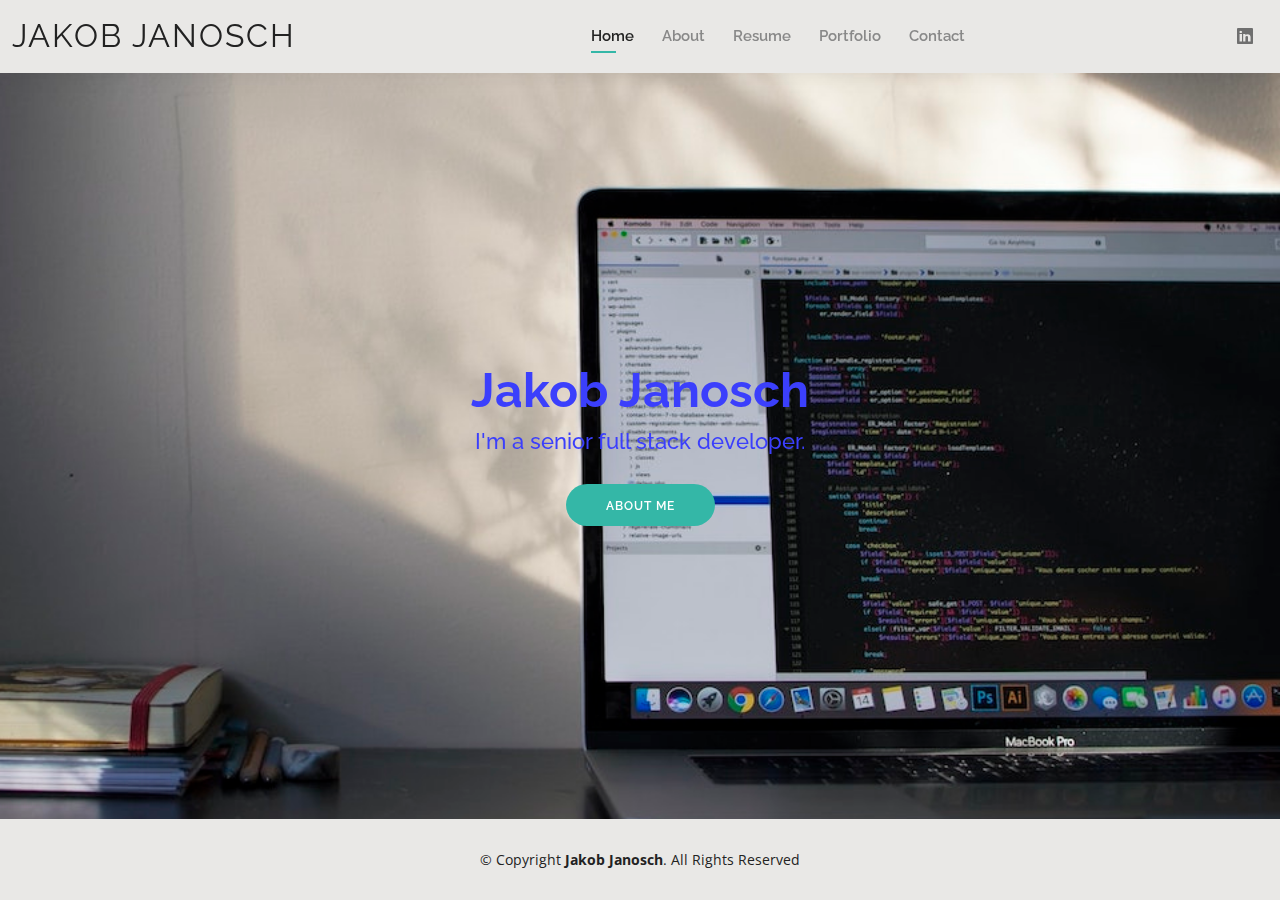
<file: index.html>
<!DOCTYPE html>
<html lang="en">

<head>
  <meta charset="utf-8">
  <meta content="width=device-width, initial-scale=1.0" name="viewport">

  <title>Jakob Janosch</title>
  <meta content="" name="description">
  <meta content="" name="keywords">

  <!-- Favicons -->
  <!-- <link href="assets/img/favicon.png" rel="icon"> -->
  <!-- <link href="assets/img/apple-touch-icon.png" rel="apple-touch-icon"> -->

  <!-- Google Fonts -->
  <link href="https://fonts.googleapis.com/css?family=Open+Sans:300,300i,400,400i,600,600i,700,700i|Raleway:300,300i,400,400i,500,500i,600,600i,700,700i|Poppins:300,300i,400,400i,500,500i,600,600i,700,700i" rel="stylesheet">

  <!-- Vendor CSS Files -->
  <link href="assets/vendor/aos/aos.css" rel="stylesheet">
  <link href="assets/vendor/bootstrap/css/bootstrap.min.css" rel="stylesheet">
  <link href="assets/vendor/bootstrap-icons/bootstrap-icons.css" rel="stylesheet">
  <link href="assets/vendor/boxicons/css/boxicons.min.css" rel="stylesheet">
  <link href="assets/vendor/glightbox/css/glightbox.min.css" rel="stylesheet">
  <link href="assets/vendor/swiper/swiper-bundle.min.css" rel="stylesheet">

  <!-- Template Main CSS File -->
  <link href="assets/css/style.css" rel="stylesheet">
</head>

<body>
  <!-- ======= Header ======= -->
  <header id="header" class="fixed-top">
    <div class="container-fluid d-flex justify-content-between align-items-center">
      <h1 class="logo me-auto me-lg-0"><a href="index.html">Jakob Janosch</a></h1>
      <!-- Uncomment below if you prefer to use an image logo -->
      <!-- <a href="index.html" class="logo"><img src="assets/img/logo.png" alt="" class="img-fluid"></a>-->

      <nav id="navbar" class="navbar order-last order-lg-0">
        <ul>
          <li><a class="active" href="index.html">Home</a></li>
          <li><a href="about.html">About</a></li>
          <li><a href="resume.html">Resume</a></li>
          <!-- <li><a href="services.html">Services</a></li> -->
          <li><a href="portfolio.html">Portfolio</a></li>
          <li><a href="contact.html">Contact</a></li>
        </ul>
        <i class="bi bi-list mobile-nav-toggle"></i>
      </nav><!-- .navbar -->

      <div class="header-social-links">
        <a href="https://www.linkedin.com/in/jakob-janosch-a5a927243/" class="linkedin" target="_blank">
          <i class="bi bi-linkedin"></i>
        </a>
      </div>
    </div>
  </header><!-- End Header -->

  <!-- ======= Hero Section ======= -->
  <section id="hero" class="d-flex align-items-center">
    <div class="container d-flex flex-column align-items-center" data-aos="zoom-in" data-aos-delay="100">
      <h1>Jakob Janosch</h1>
      <h2>I'm a senior full stack developer.</h2>
      <a href="about.html" class="btn-about">About Me</a>
    </div>
  </section><!-- End Hero -->

  <!-- ======= Footer ======= -->
  <footer id="footer">
    <div class="container">
      <div class="copyright">
        &copy; Copyright <strong><span>Jakob Janosch</span></strong>. All Rights Reserved
      </div>
    </div>
  </footer><!-- End  Footer -->

  <div id="preloader"></div>
  <a href="#" class="back-to-top d-flex align-items-center justify-content-center"><i class="bi bi-arrow-up-short"></i></a>

  <!-- Vendor JS Files -->
  <script src="assets/vendor/purecounter/purecounter_vanilla.js"></script>
  <script src="assets/vendor/aos/aos.js"></script>
  <script src="assets/vendor/bootstrap/js/bootstrap.bundle.min.js"></script>
  <script src="assets/vendor/glightbox/js/glightbox.min.js"></script>
  <script src="assets/vendor/isotope-layout/isotope.pkgd.min.js"></script>
  <script src="assets/vendor/swiper/swiper-bundle.min.js"></script>
  <script src="assets/vendor/waypoints/noframework.waypoints.js"></script>
  <script src="assets/vendor/php-email-form/validate.js"></script>

  <!-- Template Main JS File -->
  <script src="assets/js/main.js"></script>
</body>
</html>
</file>
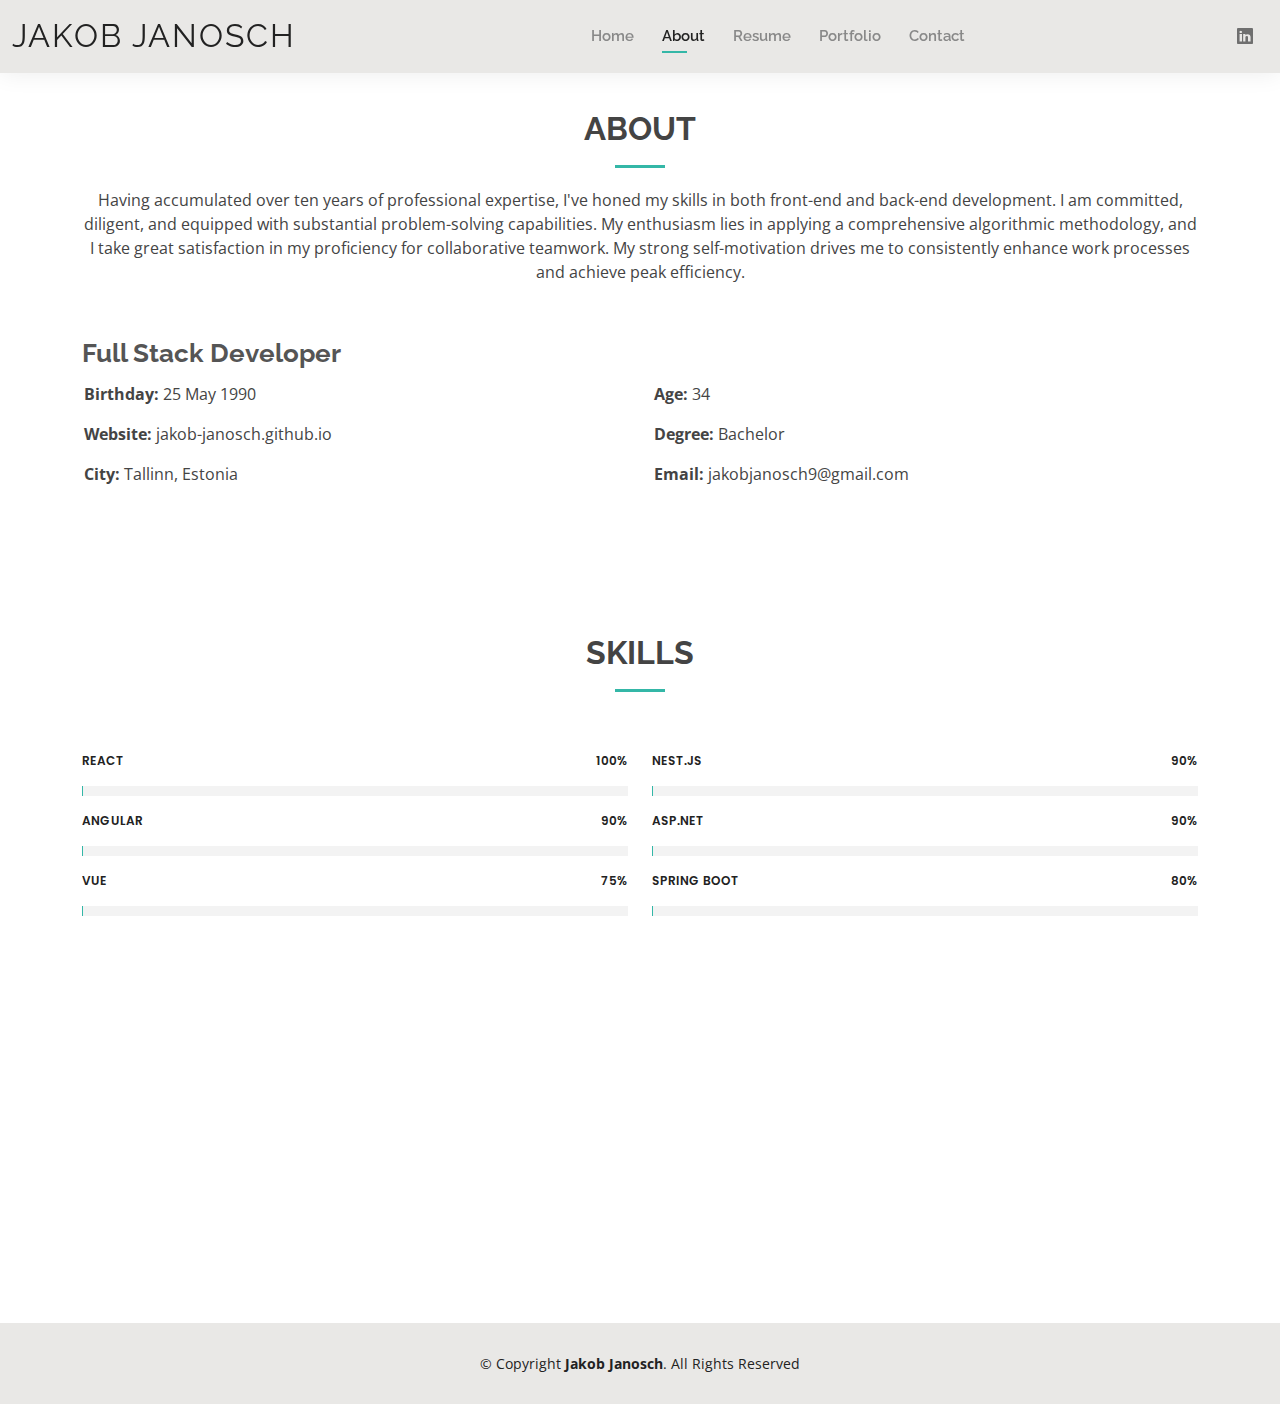
<file: about.html>
<!DOCTYPE html>
<html lang="en">

<head>
  <meta charset="utf-8">
  <meta content="width=device-width, initial-scale=1.0" name="viewport">

  <title>About - Jakob Janosch</title>
  <meta content="" name="description">
  <meta content="" name="keywords">

  <!-- Favicons -->
  <!-- <link href="assets/img/favicon.png" rel="icon"> -->
  <!-- <link href="assets/img/apple-touch-icon.png" rel="apple-touch-icon"> -->

  <!-- Google Fonts -->
  <link href="https://fonts.googleapis.com/css?family=Open+Sans:300,300i,400,400i,600,600i,700,700i|Raleway:300,300i,400,400i,500,500i,600,600i,700,700i|Poppins:300,300i,400,400i,500,500i,600,600i,700,700i" rel="stylesheet">

  <!-- Vendor CSS Files -->
  <link href="assets/vendor/aos/aos.css" rel="stylesheet">
  <link href="assets/vendor/bootstrap/css/bootstrap.min.css" rel="stylesheet">
  <link href="assets/vendor/bootstrap-icons/bootstrap-icons.css" rel="stylesheet">
  <link href="assets/vendor/boxicons/css/boxicons.min.css" rel="stylesheet">
  <link href="assets/vendor/glightbox/css/glightbox.min.css" rel="stylesheet">
  <link href="assets/vendor/swiper/swiper-bundle.min.css" rel="stylesheet">

  <!-- Template Main CSS File -->
  <link href="assets/css/style.css" rel="stylesheet">
</head>

<body>
  <!-- ======= Header ======= -->
  <header id="header" class="fixed-top">
    <div class="container-fluid d-flex justify-content-between align-items-center">
      <h1 class="logo me-auto me-lg-0"><a href="index.html">Jakob Janosch</a></h1>
      <!-- Uncomment below if you prefer to use an image logo -->
      <!-- <a href="index.html" class="logo"><img src="assets/img/logo.png" alt="" class="img-fluid"></a>-->

      <nav id="navbar" class="navbar order-last order-lg-0">
        <ul>
          <li><a href="index.html">Home</a></li>
          <li><a class="active" href="about.html">About</a></li>
          <li><a href="resume.html">Resume</a></li>
          <!-- <li><a href="services.html">Services</a></li> -->
          <li><a href="portfolio.html">Portfolio</a></li>
          <li><a href="contact.html">Contact</a></li>
        </ul>
        <i class="bi bi-list mobile-nav-toggle"></i>
      </nav><!-- .navbar -->

      <div class="header-social-links">
        <a href="https://www.linkedin.com/in/jakob-janosch-a5a927243/" class="linkedin" target="_blank">
          <i class="bi bi-linkedin"></i>
        </a>
      </div>
    </div>
  </header><!-- End Header -->

  <main id="main">
    <!-- ======= About Section ======= -->
    <section id="about" class="about">
      <div class="container" data-aos="fade-up">
        <div class="section-title">
          <h2>About</h2>
          <p>
            Having accumulated over ten years of professional expertise, I've honed my skills in both front-end and back-end development.
            I am committed, diligent, and equipped with substantial problem-solving capabilities.
            My enthusiasm lies in applying a comprehensive algorithmic methodology, and I take great satisfaction in my proficiency for collaborative teamwork. My strong self-motivation drives me to consistently enhance work processes and achieve peak efficiency.
          </p>
        </div>

        <div class="row">
          <div class="col-12 pt-4 content">
            <h3>Full Stack Developer</h3>
            
            <div class="row">
              <div class="col-lg-6">
                <ul>
                  <li><i class="bi bi-rounded-right"></i> <strong>Birthday:</strong> 25 May 1990</li>
                  <li><i class="bi bi-rounded-right"></i> <strong>Website:</strong> jakob-janosch.github.io</li>
                  <li><i class="bi bi-rounded-right"></i> <strong>City:</strong> Tallinn, Estonia</li>
                </ul>
              </div>
              <div class="col-lg-6">
                <ul>
                  <li><i class="bi bi-rounded-right"></i> <strong>Age:</strong> 34</li>
                  <li><i class="bi bi-rounded-right"></i> <strong>Degree:</strong> Bachelor</li>
                  <li><i class="bi bi-rounded-right"></i> <strong>Email:</strong> jakobjanosch9@gmail.com</li>
                </ul>
              </div>
            </div>
          </div>
        </div>
      </div>
    </section><!-- End About Section -->

    <!-- ======= Skills Section ======= -->
    <section id="skills" class="skills">
      <div class="container" data-aos="fade-up">
        <div class="section-title">
          <h2>Skills</h2>
        </div>

        <div class="row skills-content">
          <div class="col-lg-6">
            <div class="progress">
              <span class="skill">React <i class="val">100%</i></span>
              <div class="progress-bar-wrap">
                <div class="progress-bar" role="progressbar" aria-valuenow="100" aria-valuemin="0" aria-valuemax="100"></div>
              </div>
            </div>

            <div class="progress">
              <span class="skill">Angular <i class="val">90%</i></span>
              <div class="progress-bar-wrap">
                <div class="progress-bar" role="progressbar" aria-valuenow="90" aria-valuemin="0" aria-valuemax="100"></div>
              </div>
            </div>

            <div class="progress">
              <span class="skill">Vue <i class="val">75%</i></span>
              <div class="progress-bar-wrap">
                <div class="progress-bar" role="progressbar" aria-valuenow="75" aria-valuemin="0" aria-valuemax="100"></div>
              </div>
            </div>
          </div>

          <div class="col-lg-6">
            <div class="progress">
              <span class="skill">Nest.js <i class="val">90%</i></span>
              <div class="progress-bar-wrap">
                <div class="progress-bar" role="progressbar" aria-valuenow="90" aria-valuemin="0" aria-valuemax="100"></div>
              </div>
            </div>

            <div class="progress">
              <span class="skill">ASP.NET <i class="val">90%</i></span>
              <div class="progress-bar-wrap">
                <div class="progress-bar" role="progressbar" aria-valuenow="90" aria-valuemin="0" aria-valuemax="100"></div>
              </div>
            </div>

            <div class="progress">
              <span class="skill">Spring Boot <i class="val">80%</i></span>
              <div class="progress-bar-wrap">
                <div class="progress-bar" role="progressbar" aria-valuenow="80" aria-valuemin="0" aria-valuemax="100"></div>
              </div>
            </div>
          </div>
        </div>
      </div>
    </section><!-- End Skills Section -->

    <!-- ======= Facts Section ======= -->
    <section id="facts" class="facts">
      <div class="container" data-aos="fade-up">
        <div class="section-title">
          <h2>Facts</h2>
          <!-- <p>Magnam dolores commodi suscipit. Necessitatibus eius consequatur ex aliquid fuga eum quidem. Sit sint consectetur velit. Quisquam quos quisquam cupiditate. Et nemo qui impedit suscipit alias ea. Quia fugiat sit in iste officiis commodi quidem hic quas.</p> -->
        </div>

        <div class="row counters">
          <div class="col-4 text-center">
            <span data-purecounter-start="0" data-purecounter-end="10" data-purecounter-duration="1" class="purecounter"></span>
            <p>Clients</p>
          </div>

          <div class="col-4 text-center">
            <span data-purecounter-start="0" data-purecounter-end="15" data-purecounter-duration="1" class="purecounter"></span>
            <p>Projects</p>
          </div>

          <div class="col-4 text-center">
            <span data-purecounter-start="0" data-purecounter-end="1500" data-purecounter-duration="1" class="purecounter"></span>
            <p>Hours Of Support</p>
          </div>
        </div>
      </div>
    </section><!-- End Facts Section -->
  </main><!-- End #main -->

  <!-- ======= Footer ======= -->
  <footer id="footer">
    <div class="container">
      <div class="copyright">
        &copy; Copyright <strong><span>Jakob Janosch</span></strong>. All Rights Reserved
      </div>
    </div>
  </footer><!-- End  Footer -->

  <div id="preloader"></div>
  <a href="#" class="back-to-top d-flex align-items-center justify-content-center"><i class="bi bi-arrow-up-short"></i></a>

  <!-- Vendor JS Files -->
  <script src="assets/vendor/purecounter/purecounter_vanilla.js"></script>
  <script src="assets/vendor/aos/aos.js"></script>
  <script src="assets/vendor/bootstrap/js/bootstrap.bundle.min.js"></script>
  <script src="assets/vendor/glightbox/js/glightbox.min.js"></script>
  <script src="assets/vendor/isotope-layout/isotope.pkgd.min.js"></script>
  <script src="assets/vendor/swiper/swiper-bundle.min.js"></script>
  <script src="assets/vendor/waypoints/noframework.waypoints.js"></script>
  <script src="assets/vendor/php-email-form/validate.js"></script>

  <!-- Template Main JS File -->
  <script src="assets/js/main.js"></script>
</body>
</html>
</file>
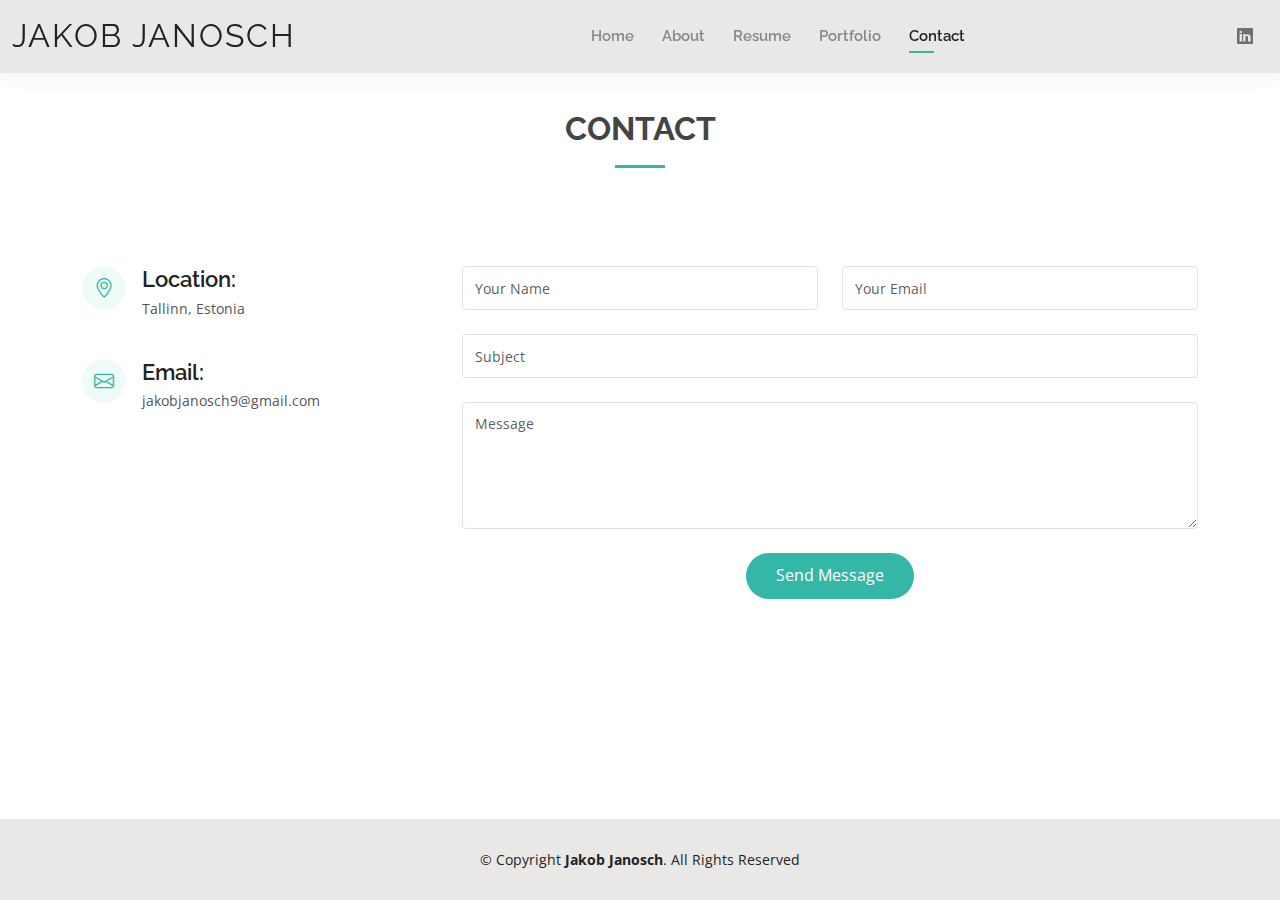
<file: contact.html>
<!DOCTYPE html>
<html lang="en">

<head>
  <meta charset="utf-8">
  <meta content="width=device-width, initial-scale=1.0" name="viewport">

  <title>Contact - Jakob Janosch</title>
  <meta content="" name="description">
  <meta content="" name="keywords">

  <!-- Favicons -->
  <!-- <link href="assets/img/favicon.png" rel="icon"> -->
  <!-- <link href="assets/img/apple-touch-icon.png" rel="apple-touch-icon"> -->

  <!-- Google Fonts -->
  <link href="https://fonts.googleapis.com/css?family=Open+Sans:300,300i,400,400i,600,600i,700,700i|Raleway:300,300i,400,400i,500,500i,600,600i,700,700i|Poppins:300,300i,400,400i,500,500i,600,600i,700,700i" rel="stylesheet">

  <!-- Vendor CSS Files -->
  <link href="assets/vendor/aos/aos.css" rel="stylesheet">
  <link href="assets/vendor/bootstrap/css/bootstrap.min.css" rel="stylesheet">
  <link href="assets/vendor/bootstrap-icons/bootstrap-icons.css" rel="stylesheet">
  <link href="assets/vendor/boxicons/css/boxicons.min.css" rel="stylesheet">
  <link href="assets/vendor/glightbox/css/glightbox.min.css" rel="stylesheet">
  <link href="assets/vendor/swiper/swiper-bundle.min.css" rel="stylesheet">

  <!-- Template Main CSS File -->
  <link href="assets/css/style.css" rel="stylesheet">
</head>

<body>
  <!-- ======= Header ======= -->
  <header id="header" class="fixed-top">
    <div class="container-fluid d-flex justify-content-between align-items-center">
      <h1 class="logo me-auto me-lg-0"><a href="index.html">Jakob Janosch</a></h1>
      <!-- Uncomment below if you prefer to use an image logo -->
      <!-- <a href="index.html" class="logo"><img src="assets/img/logo.png" alt="" class="img-fluid"></a>-->

      <nav id="navbar" class="navbar order-last order-lg-0">
        <ul>
          <li><a href="index.html">Home</a></li>
          <li><a href="about.html">About</a></li>
          <li><a href="resume.html">Resume</a></li>
          <!-- <li><a href="services.html">Services</a></li> -->
          <li><a href="portfolio.html">Portfolio</a></li>
          <li><a class="active" href="contact.html">Contact</a></li>
        </ul>
        <i class="bi bi-list mobile-nav-toggle"></i>
      </nav><!-- .navbar -->

      <div class="header-social-links">
        <a href="https://www.linkedin.com/in/jakob-janosch-a5a927243/" class="linkedin" target="_blank">
          <i class="bi bi-linkedin"></i>
        </a>
      </div>
    </div>
  </header><!-- End Header -->

  <main id="main">
    <!-- ======= Contact Section ======= -->
    <section id="contact" class="contact">
      <div class="container" data-aos="fade-up">
        <div class="section-title">
          <h2>Contact</h2>
          <!-- <p>Magnam dolores commodi suscipit. Necessitatibus eius consequatur ex aliquid fuga eum quidem. Sit sint consectetur velit. Quisquam quos quisquam cupiditate. Et nemo qui impedit suscipit alias ea. Quia fugiat sit in iste officiis commodi quidem hic quas.</p> -->
        </div>

        <div>
          <!-- <iframe style="border:0; width: 100%; height: 270px;" src="https://www.google.com/maps/embed?pb=!1m14!1m8!1m3!1d12097.433213460943!2d-74.0062269!3d40.7101282!3m2!1i1024!2i768!4f13.1!3m3!1m2!1s0x0%3A0xb89d1fe6bc499443!2sDowntown+Conference+Center!5e0!3m2!1smk!2sbg!4v1539943755621" frameborder="0" allowfullscreen></iframe> -->
        </div>

        <div class="row mt-5">
          <div class="col-lg-4">
            <div class="info">
              <div class="address">
                <i class="bi bi-geo-alt"></i>
                <h4>Location:</h4>
                <p>Tallinn, Estonia</p>
              </div>

              <div class="email">
                <i class="bi bi-envelope"></i>
                <h4>Email:</h4>
                <p>jakobjanosch9@gmail.com</p>
              </div>

              <!-- <div class="phone">
                <i class="bi bi-phone"></i>
                <h4>Call:</h4>
                <p>+1 5589 55488 55s</p>
              </div> -->
            </div>
          </div>

          <div class="col-lg-8 mt-5 mt-lg-0">
            <form action="forms/contact.php" method="post" role="form" class="php-email-form">
              <div class="row">
                <div class="col-md-6 form-group">
                  <input type="text" name="name" class="form-control" id="name" placeholder="Your Name" required>
                </div>
                <div class="col-md-6 form-group mt-3 mt-md-0">
                  <input type="email" class="form-control" name="email" id="email" placeholder="Your Email" required>
                </div>
              </div>
              <div class="form-group mt-3">
                <input type="text" class="form-control" name="subject" id="subject" placeholder="Subject" required>
              </div>
              <div class="form-group mt-3">
                <textarea class="form-control" name="message" rows="5" placeholder="Message" required></textarea>
              </div>
              <div class="my-3">
                <div class="loading">Loading</div>
                <div class="error-message"></div>
                <div class="sent-message">Your message has been sent. Thank you!</div>
              </div>
              <div class="text-center"><button type="submit">Send Message</button></div>
            </form>
          </div>
        </div>
      </div>
    </section><!-- End Contact Section -->
  </main><!-- End #main -->

  <!-- ======= Footer ======= -->
  <footer id="footer">
    <div class="container">
      <div class="copyright">
        &copy; Copyright <strong><span>Jakob Janosch</span></strong>. All Rights Reserved
      </div>
    </div>
  </footer><!-- End  Footer -->

  <div id="preloader"></div>
  <a href="#" class="back-to-top d-flex align-items-center justify-content-center"><i class="bi bi-arrow-up-short"></i></a>

  <!-- Vendor JS Files -->
  <script src="assets/vendor/purecounter/purecounter_vanilla.js"></script>
  <script src="assets/vendor/aos/aos.js"></script>
  <script src="assets/vendor/bootstrap/js/bootstrap.bundle.min.js"></script>
  <script src="assets/vendor/glightbox/js/glightbox.min.js"></script>
  <script src="assets/vendor/isotope-layout/isotope.pkgd.min.js"></script>
  <script src="assets/vendor/swiper/swiper-bundle.min.js"></script>
  <script src="assets/vendor/waypoints/noframework.waypoints.js"></script>
  <script src="assets/vendor/php-email-form/validate.js"></script>

  <!-- Template Main JS File -->
  <script src="assets/js/main.js"></script>
</body>
</html>
</file>
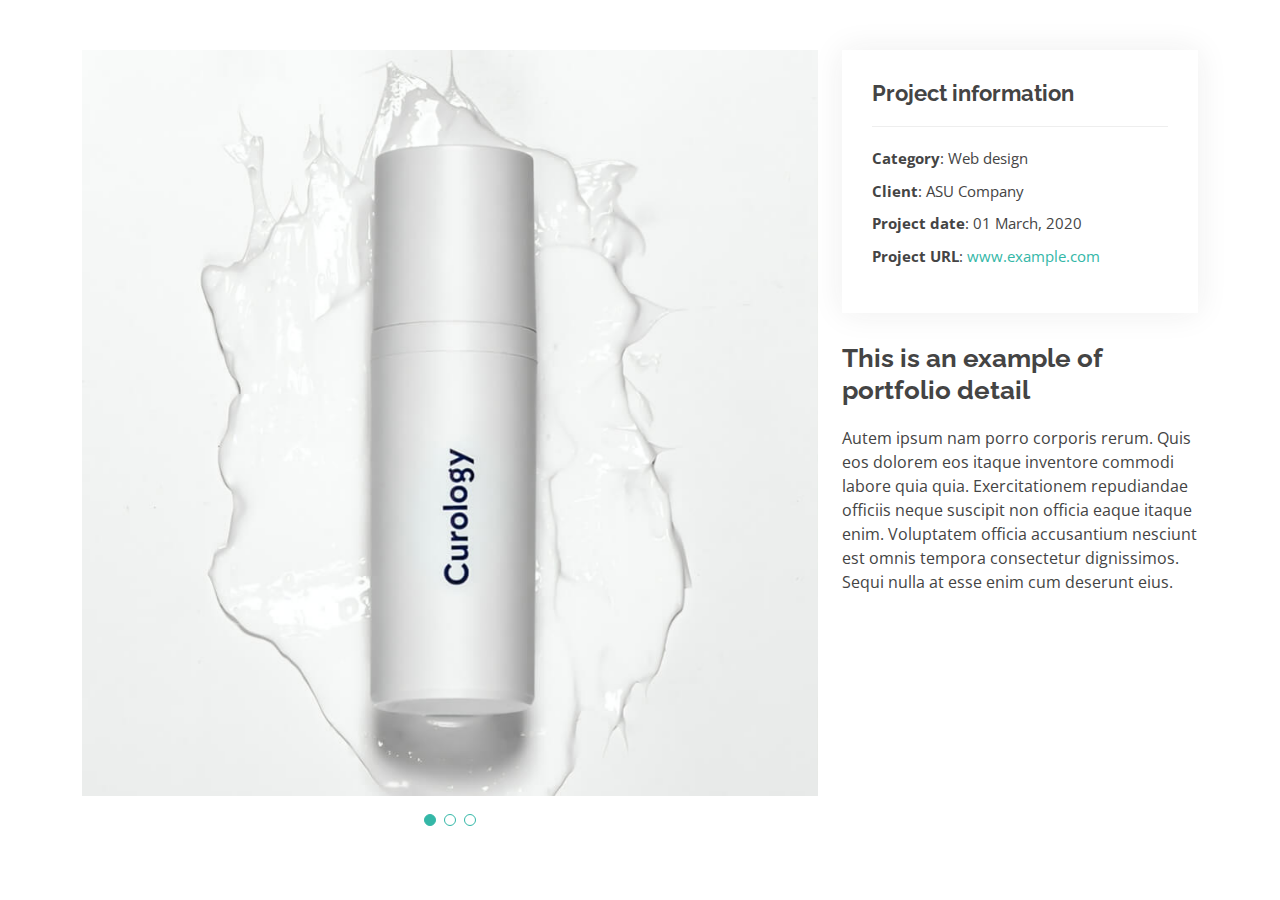
<file: portfolio-details.html>
<!DOCTYPE html>
<html lang="en">

<head>
  <meta charset="utf-8">
  <meta content="width=device-width, initial-scale=1.0" name="viewport">

  <title>Portfolio Details - Kelly Bootstrap Template</title>
  <meta content="" name="description">
  <meta content="" name="keywords">

  <!-- Favicons -->
  <link href="assets/img/favicon.png" rel="icon">
  <link href="assets/img/apple-touch-icon.png" rel="apple-touch-icon">

  <!-- Google Fonts -->
  <link href="https://fonts.googleapis.com/css?family=Open+Sans:300,300i,400,400i,600,600i,700,700i|Raleway:300,300i,400,400i,500,500i,600,600i,700,700i|Poppins:300,300i,400,400i,500,500i,600,600i,700,700i" rel="stylesheet">

  <!-- Vendor CSS Files -->
  <link href="assets/vendor/aos/aos.css" rel="stylesheet">
  <link href="assets/vendor/bootstrap/css/bootstrap.min.css" rel="stylesheet">
  <link href="assets/vendor/bootstrap-icons/bootstrap-icons.css" rel="stylesheet">
  <link href="assets/vendor/boxicons/css/boxicons.min.css" rel="stylesheet">
  <link href="assets/vendor/glightbox/css/glightbox.min.css" rel="stylesheet">
  <link href="assets/vendor/swiper/swiper-bundle.min.css" rel="stylesheet">

  <!-- Template Main CSS File -->
  <link href="assets/css/style.css" rel="stylesheet">

  <!-- =======================================================
  * Template Name: Kelly
  * Template URL: https://bootstrapmade.com/kelly-free-bootstrap-cv-resume-html-template/
  * Updated: Mar 17 2024 with Bootstrap v5.3.3
  * Author: BootstrapMade.com
  * License: https://bootstrapmade.com/license/
  ======================================================== -->
</head>

<body>

  <main id="main">

    <!-- ======= Portfolio Details Section ======= -->
    <section id="portfolio-details" class="portfolio-details">
      <div class="container">

        <div class="row gy-4">

          <div class="col-lg-8">
            <div class="portfolio-details-slider swiper">
              <div class="swiper-wrapper align-items-center">

                <div class="swiper-slide">
                  <img src="assets/img/portfolio/portfolio-1.jpg" alt="">
                </div>

                <div class="swiper-slide">
                  <img src="assets/img/portfolio/portfolio-2.jpg" alt="">
                </div>

                <div class="swiper-slide">
                  <img src="assets/img/portfolio/portfolio-3.jpg" alt="">
                </div>

              </div>
              <div class="swiper-pagination"></div>
            </div>
          </div>

          <div class="col-lg-4">
            <div class="portfolio-info">
              <h3>Project information</h3>
              <ul>
                <li><strong>Category</strong>: Web design</li>
                <li><strong>Client</strong>: ASU Company</li>
                <li><strong>Project date</strong>: 01 March, 2020</li>
                <li><strong>Project URL</strong>: <a href="#">www.example.com</a></li>
              </ul>
            </div>
            <div class="portfolio-description">
              <h2>This is an example of portfolio detail</h2>
              <p>
                Autem ipsum nam porro corporis rerum. Quis eos dolorem eos itaque inventore commodi labore quia quia. Exercitationem repudiandae officiis neque suscipit non officia eaque itaque enim. Voluptatem officia accusantium nesciunt est omnis tempora consectetur dignissimos. Sequi nulla at esse enim cum deserunt eius.
              </p>
            </div>
          </div>

        </div>

      </div>
    </section><!-- End Portfolio Details Section -->

  </main><!-- End #main -->

  <div id="preloader"></div>
  <a href="#" class="back-to-top d-flex align-items-center justify-content-center"><i class="bi bi-arrow-up-short"></i></a>

  <!-- Vendor JS Files -->
  <script src="assets/vendor/purecounter/purecounter_vanilla.js"></script>
  <script src="assets/vendor/aos/aos.js"></script>
  <script src="assets/vendor/bootstrap/js/bootstrap.bundle.min.js"></script>
  <script src="assets/vendor/glightbox/js/glightbox.min.js"></script>
  <script src="assets/vendor/isotope-layout/isotope.pkgd.min.js"></script>
  <script src="assets/vendor/swiper/swiper-bundle.min.js"></script>
  <script src="assets/vendor/waypoints/noframework.waypoints.js"></script>
  <script src="assets/vendor/php-email-form/validate.js"></script>

  <!-- Template Main JS File -->
  <script src="assets/js/main.js"></script>

</body>

</html>
</file>
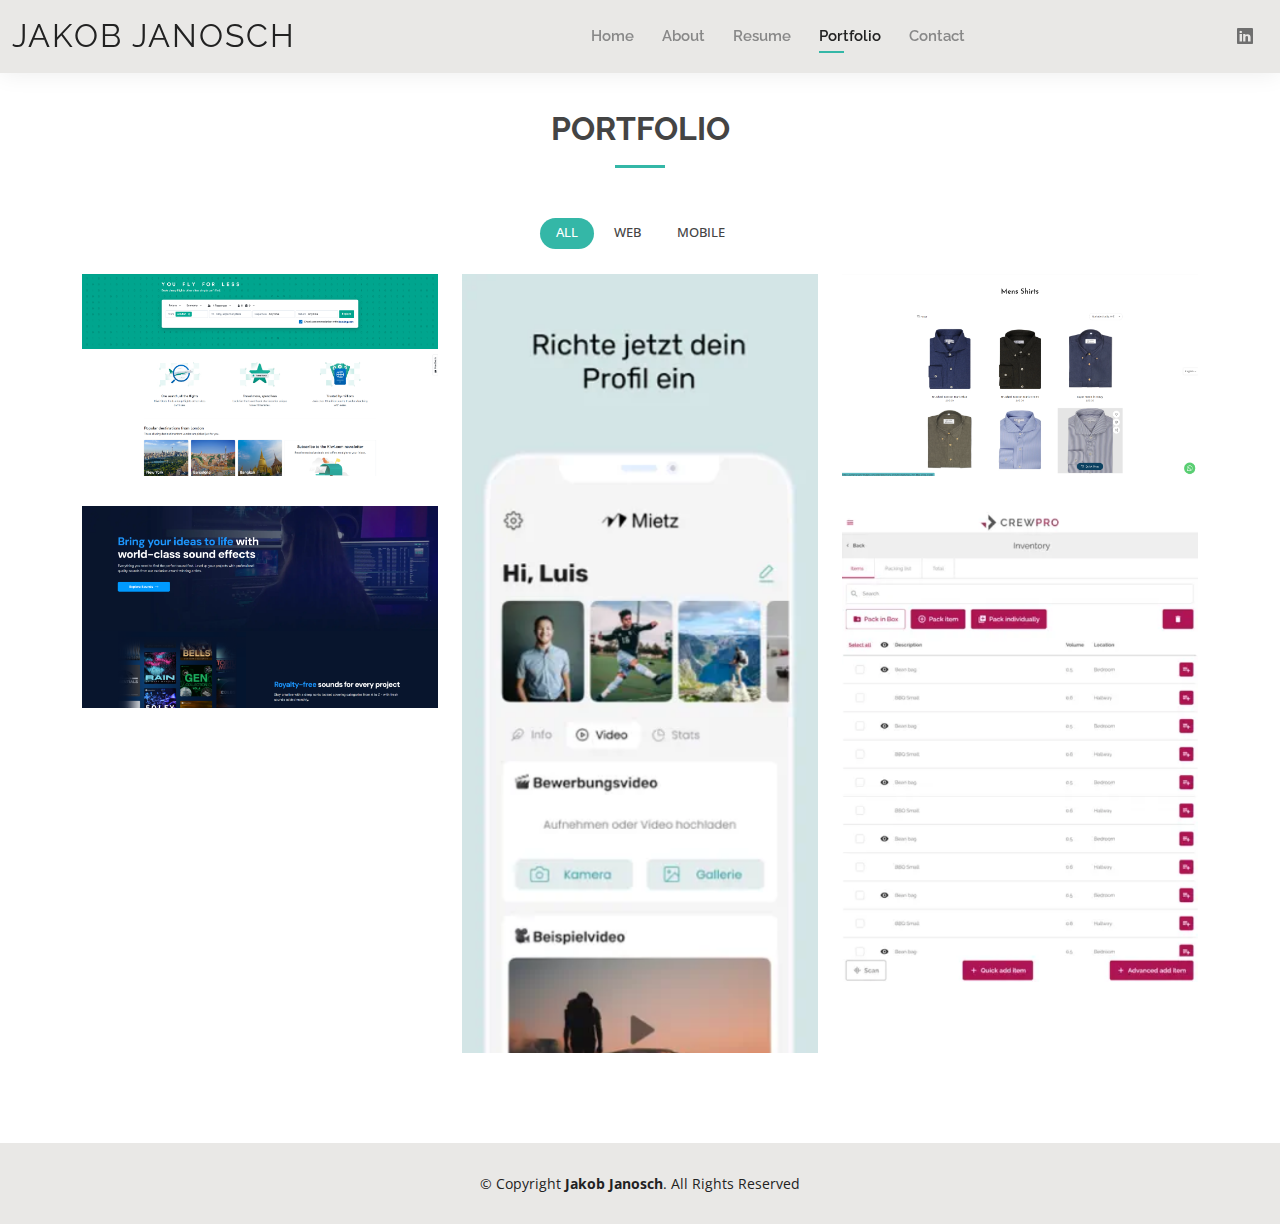
<file: portfolio.html>
<!DOCTYPE html>
<html lang="en">

<head>
  <meta charset="utf-8">
  <meta content="width=device-width, initial-scale=1.0" name="viewport">

  <title>Portfolio - Jakob Janosch</title>
  <meta content="" name="description">
  <meta content="" name="keywords">

  <!-- Favicons -->
  <!-- <link href="assets/img/favicon.png" rel="icon"> -->
  <!-- <link href="assets/img/apple-touch-icon.png" rel="apple-touch-icon"> -->

  <!-- Google Fonts -->
  <link href="https://fonts.googleapis.com/css?family=Open+Sans:300,300i,400,400i,600,600i,700,700i|Raleway:300,300i,400,400i,500,500i,600,600i,700,700i|Poppins:300,300i,400,400i,500,500i,600,600i,700,700i" rel="stylesheet">

  <!-- Vendor CSS Files -->
  <link href="assets/vendor/aos/aos.css" rel="stylesheet">
  <link href="assets/vendor/bootstrap/css/bootstrap.min.css" rel="stylesheet">
  <link href="assets/vendor/bootstrap-icons/bootstrap-icons.css" rel="stylesheet">
  <link href="assets/vendor/boxicons/css/boxicons.min.css" rel="stylesheet">
  <link href="assets/vendor/glightbox/css/glightbox.min.css" rel="stylesheet">
  <link href="assets/vendor/swiper/swiper-bundle.min.css" rel="stylesheet">

  <!-- Template Main CSS File -->
  <link href="assets/css/style.css" rel="stylesheet">
</head>

<body>
  <!-- ======= Header ======= -->
  <header id="header" class="fixed-top">
    <div class="container-fluid d-flex justify-content-between align-items-center">
      <h1 class="logo me-auto me-lg-0"><a href="index.html">Jakob Janosch</a></h1>
      <!-- Uncomment below if you prefer to use an image logo -->
      <!-- <a href="index.html" class="logo"><img src="assets/img/logo.png" alt="" class="img-fluid"></a>-->

      <nav id="navbar" class="navbar order-last order-lg-0">
        <ul>
          <li><a href="index.html">Home</a></li>
          <li><a href="about.html">About</a></li>
          <li><a href="resume.html">Resume</a></li>
          <!-- <li><a href="services.html">Services</a></li> -->
          <li><a class="active" href="portfolio.html">Portfolio</a></li>
          <li><a href="contact.html">Contact</a></li>
        </ul>
        <i class="bi bi-list mobile-nav-toggle"></i>
      </nav><!-- .navbar -->

      <div class="header-social-links">
        <a href="https://www.linkedin.com/in/jakob-janosch-a5a927243/" class="linkedin" target="_blank">
          <i class="bi bi-linkedin"></i>
        </a>
      </div>
    </div>
  </header><!-- End Header -->

  <main id="main">
    <!-- ======= Portfolio Section ======= -->
    <section id="portfolio" class="portfolio">
      <div class="container" data-aos="fade-up">
        <div class="section-title">
          <h2>Portfolio</h2>
          <!-- <p>Magnam dolores commodi suscipit. Necessitatibus eius consequatur ex aliquid fuga eum quidem. Sit sint consectetur velit. Quisquam quos quisquam cupiditate. Et nemo qui impedit suscipit alias ea. Quia fugiat sit in iste officiis commodi quidem hic quas.</p> -->
        </div>

        <div class="row" data-aos="fade-up" data-aos-delay="100">
          <div class="col-lg-12 d-flex justify-content-center">
            <ul id="portfolio-flters">
              <li data-filter="*" class="filter-active">All</li>
              <li data-filter=".filter-web">Web</li>
              <li data-filter=".filter-mobile">Mobile</li>
            </ul>
          </div>
        </div>

        <div class="row portfolio-container" data-aos="fade-up" data-aos-delay="200">
          <div class="col-lg-4 col-md-6 portfolio-item filter-web">
            <div class="portfolio-wrap">
              <img src="assets/img/portfolio/kiwi.png" class="img-fluid" alt="">
              <div class="portfolio-info">
                <h4>Kiwi</h4>
                <!-- <p>App</p> -->
                <div class="portfolio-links">
                  <a href="assets/img/portfolio/kiwi.png" data-gallery="portfolioGallery" class="portfolio-lightbox" title="Kiwi"><i class="bx bx-plus"></i></a>
                  <!-- <a href="portfolio-details.html" class="portfolio-details-lightbox" data-glightbox="type: external" title="Portfolio Details"><i class="bx bx-link"></i></a> -->
                  <a href="https://www.kiwi.com/en/" target="_blank"><i class="bx bx-link"></i></a>
                </div>
              </div>
            </div>
          </div>

          <div class="col-lg-4 col-md-6 portfolio-item filter-mobile">
            <div class="portfolio-wrap">
              <img src="assets/img/portfolio/mietz.png" class="img-fluid" alt="">
              <div class="portfolio-info">
                <h4>Kiwi</h4>
                <!-- <p>App</p> -->
                <div class="portfolio-links">
                  <a href="assets/img/portfolio/mietz.png" data-gallery="portfolioGallery" class="portfolio-lightbox" title="Mietz"><i class="bx bx-plus"></i></a>
                  <!-- <a href="portfolio-details.html" class="portfolio-details-lightbox" data-glightbox="type: external" title="Portfolio Details"><i class="bx bx-link"></i></a> -->
                  <a href="https://apps.apple.com/de/app/mietz-wohnungssuche/id1568150180" target="_blank"><i class="bx bx-link"></i></a>
                </div>
              </div>
            </div>
          </div>

          <div class="col-lg-4 col-md-6 portfolio-item filter-web">
            <div class="portfolio-wrap">
              <img src="assets/img/portfolio/santamaria.png" class="img-fluid" alt="">
              <div class="portfolio-info">
                <h4>Santamaria Shirt Makers</h4>
                <!-- <p>App</p> -->
                <div class="portfolio-links">
                  <a href="assets/img/portfolio/santamaria.png" data-gallery="portfolioGallery" class="portfolio-lightbox" title="Santamaria Shirt Makers"><i class="bx bx-plus"></i></a>
                  <!-- <a href="portfolio-details.html" class="portfolio-details-lightbox" data-glightbox="type: external" title="Portfolio Details"><i class="bx bx-link"></i></a> -->
                  <a href="https://santamariashirtmakers.com/" target="_blank"><i class="bx bx-link"></i></a>
                </div>
              </div>
            </div>
          </div>

          <div class="col-lg-4 col-md-6 portfolio-item filter-mobile">
            <div class="portfolio-wrap">
              <img src="assets/img/portfolio/crewpro.png" class="img-fluid" alt="">
              <div class="portfolio-info">
                <h4>CrewPro</h4>
                <!-- <p>App</p> -->
                <div class="portfolio-links">
                  <a href="assets/img/portfolio/crewpro.png" data-gallery="portfolioGallery" class="portfolio-lightbox" title="CrewPro"><i class="bx bx-plus"></i></a>
                  <!-- <a href="portfolio-details.html" class="portfolio-details-lightbox" data-glightbox="type: external" title="Portfolio Details"><i class="bx bx-link"></i></a> -->
                  <a href="https://apps.apple.com/nl/app/the-crewpro/id1429482689?l=en" target="_blank"><i class="bx bx-link"></i></a>
                </div>
              </div>
            </div>
          </div>

          <div class="col-lg-4 col-md-6 portfolio-item filter-web">
            <div class="portfolio-wrap">
              <img src="assets/img/portfolio/prosoundeffects.png" class="img-fluid" alt="">
              <div class="portfolio-info">
                <h4>ProSoundEffects</h4>
                <!-- <p>App</p> -->
                <div class="portfolio-links">
                  <a href="assets/img/portfolio/prosoundeffects.png" data-gallery="portfolioGallery" class="portfolio-lightbox" title="ProSoundEffects"><i class="bx bx-plus"></i></a>
                  <!-- <a href="portfolio-details.html" class="portfolio-details-lightbox" data-glightbox="type: external" title="Portfolio Details"><i class="bx bx-link"></i></a> -->
                  <a href="https://www.prosoundeffects.com/" target="_blank"><i class="bx bx-link"></i></a>
                </div>
              </div>
            </div>
          </div>
        </div>
      </div>
    </section><!-- End Portfolio Section -->
  </main><!-- End #main -->

  <!-- ======= Footer ======= -->
  <footer id="footer">
    <div class="container">
      <div class="copyright">
        &copy; Copyright <strong><span>Jakob Janosch</span></strong>. All Rights Reserved
      </div>
    </div>
  </footer><!-- End  Footer -->

  <div id="preloader"></div>
  <a href="#" class="back-to-top d-flex align-items-center justify-content-center"><i class="bi bi-arrow-up-short"></i></a>

  <!-- Vendor JS Files -->
  <script src="assets/vendor/purecounter/purecounter_vanilla.js"></script>
  <script src="assets/vendor/aos/aos.js"></script>
  <script src="assets/vendor/bootstrap/js/bootstrap.bundle.min.js"></script>
  <script src="assets/vendor/glightbox/js/glightbox.min.js"></script>
  <script src="assets/vendor/isotope-layout/isotope.pkgd.min.js"></script>
  <script src="assets/vendor/swiper/swiper-bundle.min.js"></script>
  <script src="assets/vendor/waypoints/noframework.waypoints.js"></script>
  <script src="assets/vendor/php-email-form/validate.js"></script>

  <!-- Template Main JS File -->
  <script src="assets/js/main.js"></script>
</body>
</html>
</file>
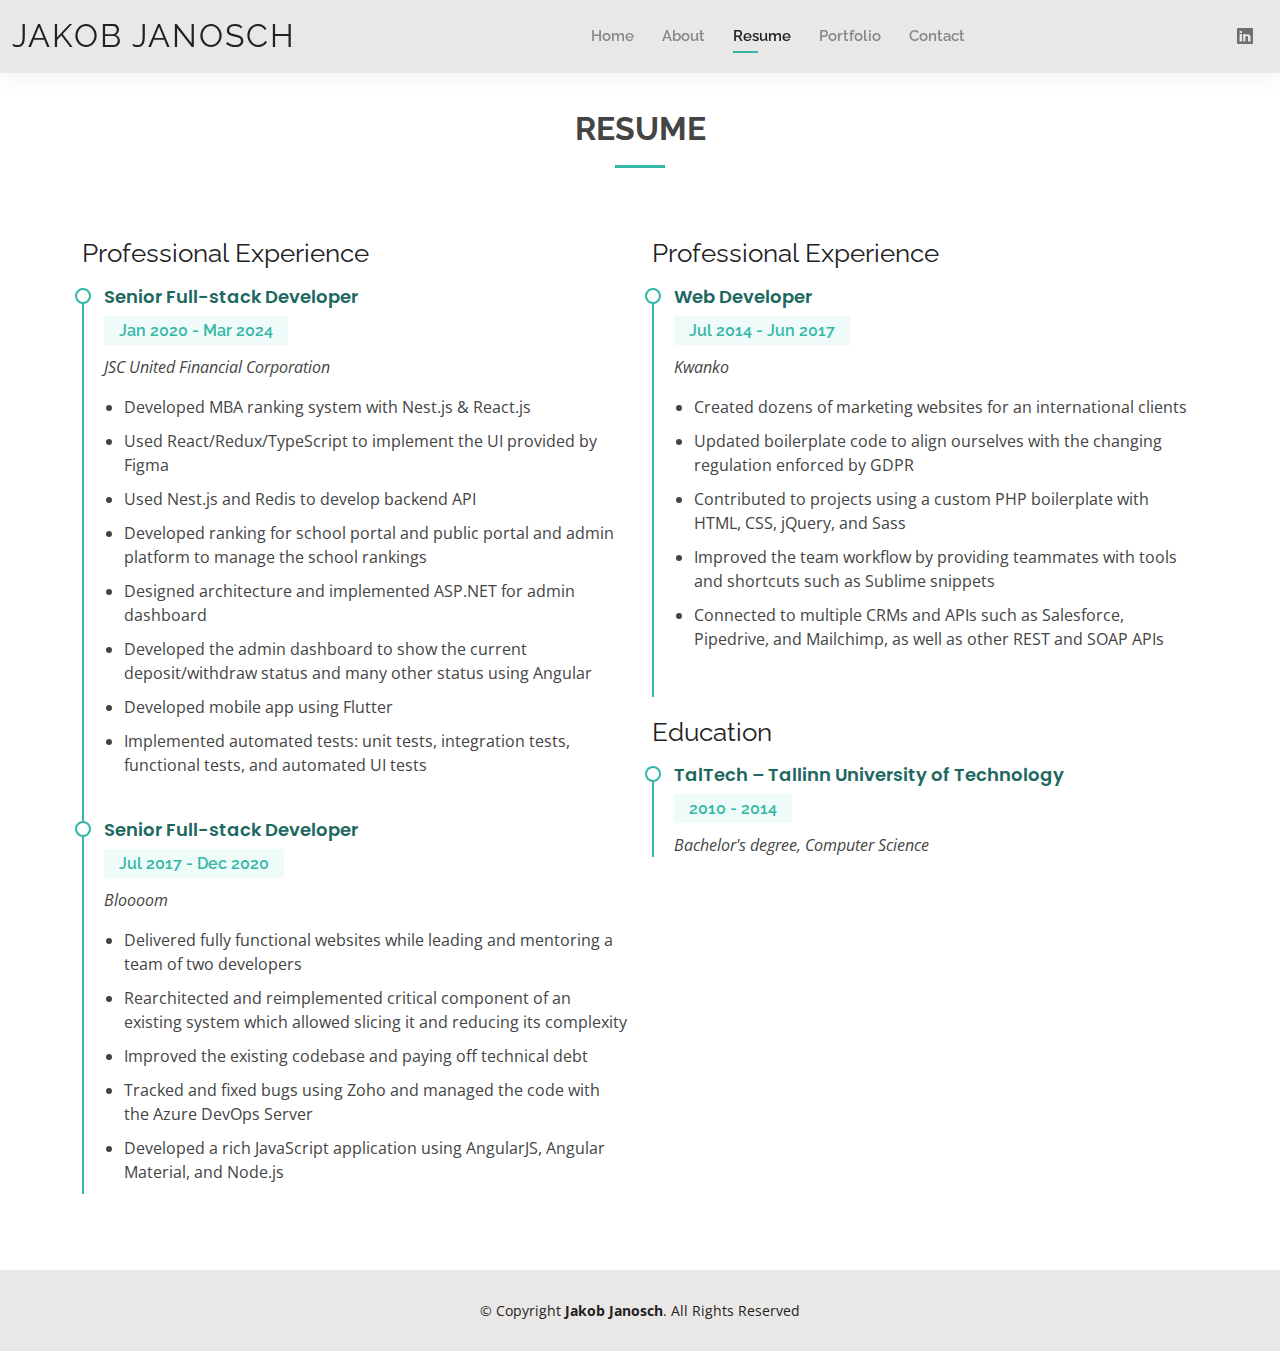
<file: resume.html>
<!DOCTYPE html>
<html lang="en">

<head>
  <meta charset="utf-8">
  <meta content="width=device-width, initial-scale=1.0" name="viewport">

  <title>Resume - Jakob Janosch</title>
  <meta content="" name="description">
  <meta content="" name="keywords">

  <!-- Favicons -->
  <!-- <link href="assets/img/favicon.png" rel="icon"> -->
  <!-- <link href="assets/img/apple-touch-icon.png" rel="apple-touch-icon"> -->

  <!-- Google Fonts -->
  <link href="https://fonts.googleapis.com/css?family=Open+Sans:300,300i,400,400i,600,600i,700,700i|Raleway:300,300i,400,400i,500,500i,600,600i,700,700i|Poppins:300,300i,400,400i,500,500i,600,600i,700,700i" rel="stylesheet">

  <!-- Vendor CSS Files -->
  <link href="assets/vendor/aos/aos.css" rel="stylesheet">
  <link href="assets/vendor/bootstrap/css/bootstrap.min.css" rel="stylesheet">
  <link href="assets/vendor/bootstrap-icons/bootstrap-icons.css" rel="stylesheet">
  <link href="assets/vendor/boxicons/css/boxicons.min.css" rel="stylesheet">
  <link href="assets/vendor/glightbox/css/glightbox.min.css" rel="stylesheet">
  <link href="assets/vendor/swiper/swiper-bundle.min.css" rel="stylesheet">

  <!-- Template Main CSS File -->
  <link href="assets/css/style.css" rel="stylesheet">
</head>

<body>
  <!-- ======= Header ======= -->
  <header id="header" class="fixed-top">
    <div class="container-fluid d-flex justify-content-between align-items-center">
      <h1 class="logo me-auto me-lg-0"><a href="index.html">Jakob Janosch</a></h1>
      <!-- Uncomment below if you prefer to use an image logo -->
      <!-- <a href="index.html" class="logo"><img src="assets/img/logo.png" alt="" class="img-fluid"></a>-->

      <nav id="navbar" class="navbar order-last order-lg-0">
        <ul>
          <li><a href="index.html">Home</a></li>
          <li><a href="about.html">About</a></li>
          <li><a class="active" href="resume.html">Resume</a></li>
          <!-- <li><a href="services.html">Services</a></li> -->
          <li><a href="portfolio.html">Portfolio</a></li>
          <li><a href="contact.html">Contact</a></li>
        </ul>
        <i class="bi bi-list mobile-nav-toggle"></i>
      </nav><!-- .navbar -->

      <div class="header-social-links">
        <a href="https://www.linkedin.com/in/jakob-janosch-a5a927243/" class="linkedin" target="_blank">
          <i class="bi bi-linkedin"></i>
        </a>
      </div>
    </div>
  </header><!-- End Header -->

  <main id="main">
    <!-- ======= Resume Section ======= -->
    <section id="resume" class="resume">
      <div class="container" data-aos="fade-up">
        <div class="section-title">
          <h2>Resume</h2>
          <!-- <p>Magnam dolores commodi suscipit. Necessitatibus eius consequatur ex aliquid fuga eum quidem. Sit sint consectetur velit. Quisquam quos quisquam cupiditate. Et nemo qui impedit suscipit alias ea. Quia fugiat sit in iste officiis commodi quidem hic quas.</p> -->
        </div>

        <div class="row">
          <div class="col-lg-6">
            <h3 class="resume-title">Professional Experience</h3>
            <div class="resume-item">
              <h4>Senior Full-stack Developer</h4>
              <h5>Jan 2020 - Mar 2024</h5>
              <p><em>JSC United Financial Corporation</em></p>
              <p>
              <ul>
                <li>Developed MBA ranking system with Nest.js & React.js</li>
                <li>Used React/Redux/TypeScript to implement the UI provided by Figma</li>
                <li>Used Nest.js and Redis to develop backend API</li>
                <li>Developed ranking for school portal and public portal and admin platform to manage the school rankings</li>
                <li>Designed architecture and implemented ASP.NET for admin dashboard</li>
                <li>Developed the admin dashboard to show the current deposit/withdraw status and many other status using Angular</li>
                <li>Developed mobile app using Flutter</li>
                <li>Implemented automated tests: unit tests, integration tests, functional tests, and automated UI tests</li>
              </ul>
              </p>
            </div>
            <div class="resume-item">
              <h4>Senior Full-stack Developer</h4>
              <h5>Jul 2017 - Dec 2020</h5>
              <p><em>Bloooom</em></p>
              <p>
              <ul>
                <li>Delivered fully functional websites while leading and mentoring a team of two developers</li>
                <li>Rearchitected and reimplemented critical component of an existing system which allowed slicing it and reducing its complexity</li>
                <li>Improved the existing codebase and paying off technical debt</li>
                <li>Tracked and fixed bugs using Zoho and managed the code with the Azure DevOps Server</li>
                <li>Developed a rich JavaScript application using AngularJS, Angular Material, and Node.js</li>
              </ul>
              </p>
            </div>
          </div>
          <div class="col-lg-6">
            <h3 class="resume-title">Professional Experience</h3>
            <div class="resume-item">
              <h4>Web Developer</h4>
              <h5>Jul 2014 - Jun 2017</h5>
              <p><em>Kwanko</em></p>
              <p>
              <ul>
                <li>Created dozens of marketing websites for an international clients</li>
                <li>Updated boilerplate code to align ourselves with the changing regulation enforced by GDPR</li>
                <li>Contributed to projects using a custom PHP boilerplate with HTML, CSS, jQuery, and Sass</li>
                <li>Improved the team workflow by providing teammates with tools and shortcuts such as Sublime snippets</li>
                <li>Connected to multiple CRMs and APIs such as Salesforce, Pipedrive, and Mailchimp, as well as other REST and SOAP APIs</li>
              </ul>
              </p>
            </div>
            <h3 class="resume-title">Education</h3>
            <div class="resume-item">
              <h4>TalTech – Tallinn University of Technology</h4>
              <h5>2010 - 2014</h5>
              <p><em>Bachelor's degree, Computer Science</em></p>
            </div>
          </div>
        </div>
      </div>
    </section><!-- End Resume Section -->
  </main><!-- End #main -->

  <!-- ======= Footer ======= -->
  <footer id="footer">
    <div class="container">
      <div class="copyright">
        &copy; Copyright <strong><span>Jakob Janosch</span></strong>. All Rights Reserved
      </div>
    </div>
  </footer><!-- End  Footer -->

  <div id="preloader"></div>
  <a href="#" class="back-to-top d-flex align-items-center justify-content-center"><i class="bi bi-arrow-up-short"></i></a>

  <!-- Vendor JS Files -->
  <script src="assets/vendor/purecounter/purecounter_vanilla.js"></script>
  <script src="assets/vendor/aos/aos.js"></script>
  <script src="assets/vendor/bootstrap/js/bootstrap.bundle.min.js"></script>
  <script src="assets/vendor/glightbox/js/glightbox.min.js"></script>
  <script src="assets/vendor/isotope-layout/isotope.pkgd.min.js"></script>
  <script src="assets/vendor/swiper/swiper-bundle.min.js"></script>
  <script src="assets/vendor/waypoints/noframework.waypoints.js"></script>
  <script src="assets/vendor/php-email-form/validate.js"></script>

  <!-- Template Main JS File -->
  <script src="assets/js/main.js"></script>
</body>
</html>
</file>
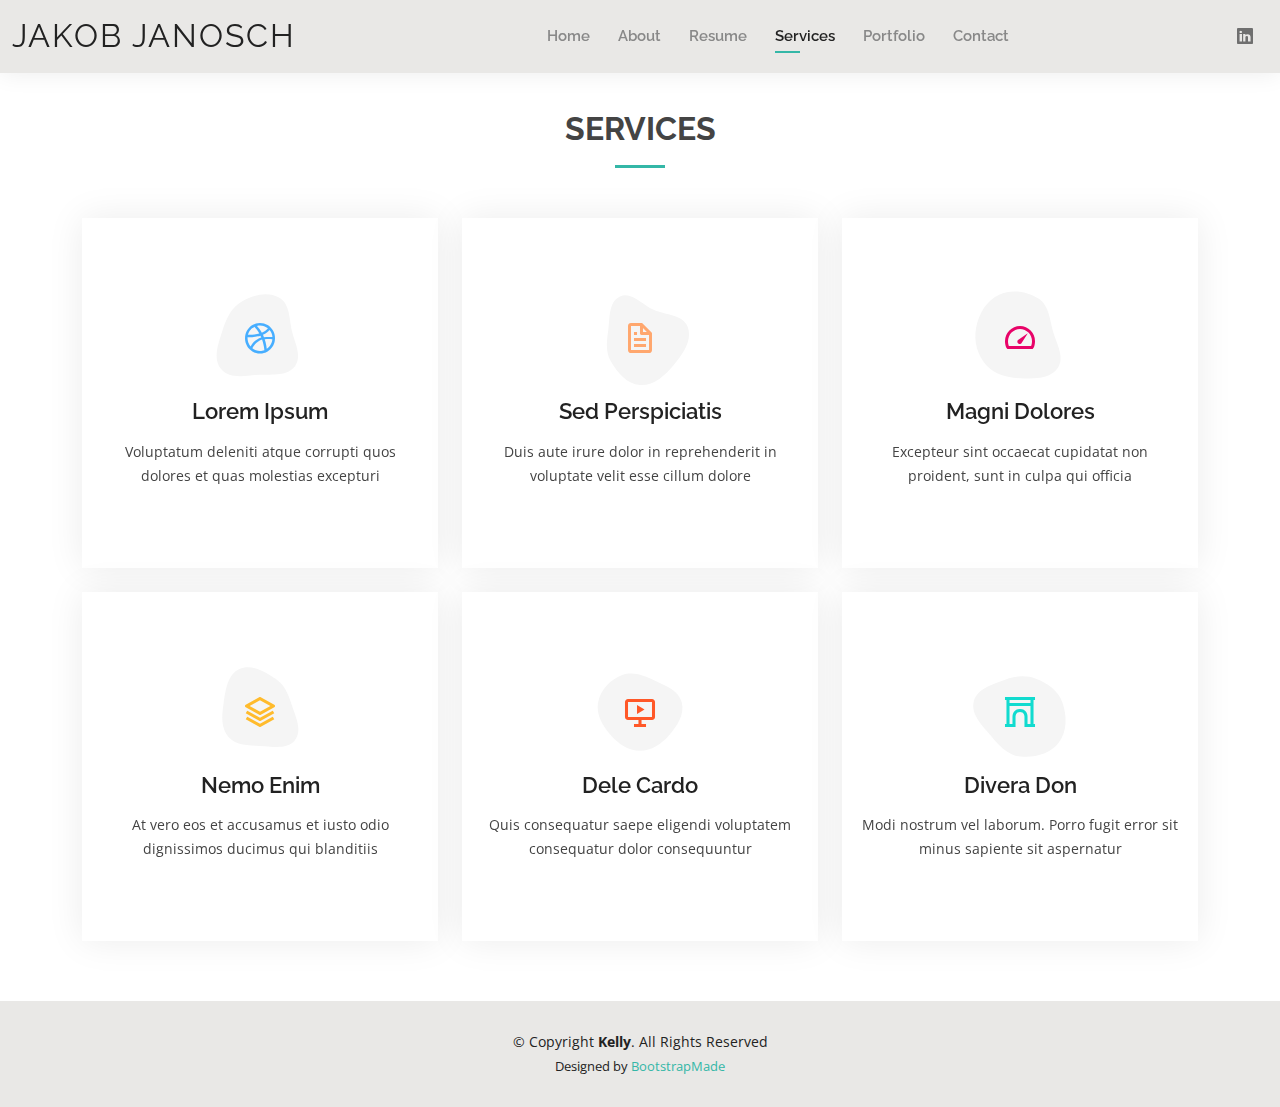
<file: services.html>
<!DOCTYPE html>
<html lang="en">

<head>
  <meta charset="utf-8">
  <meta content="width=device-width, initial-scale=1.0" name="viewport">

  <title>Services - Jakob Janosch</title>
  <meta content="" name="description">
  <meta content="" name="keywords">

  <!-- Favicons -->
  <!-- <link href="assets/img/favicon.png" rel="icon"> -->
  <!-- <link href="assets/img/apple-touch-icon.png" rel="apple-touch-icon"> -->

  <!-- Google Fonts -->
  <link href="https://fonts.googleapis.com/css?family=Open+Sans:300,300i,400,400i,600,600i,700,700i|Raleway:300,300i,400,400i,500,500i,600,600i,700,700i|Poppins:300,300i,400,400i,500,500i,600,600i,700,700i" rel="stylesheet">

  <!-- Vendor CSS Files -->
  <link href="assets/vendor/aos/aos.css" rel="stylesheet">
  <link href="assets/vendor/bootstrap/css/bootstrap.min.css" rel="stylesheet">
  <link href="assets/vendor/bootstrap-icons/bootstrap-icons.css" rel="stylesheet">
  <link href="assets/vendor/boxicons/css/boxicons.min.css" rel="stylesheet">
  <link href="assets/vendor/glightbox/css/glightbox.min.css" rel="stylesheet">
  <link href="assets/vendor/swiper/swiper-bundle.min.css" rel="stylesheet">

  <!-- Template Main CSS File -->
  <link href="assets/css/style.css" rel="stylesheet">
</head>

<body>
  <!-- ======= Header ======= -->
  <header id="header" class="fixed-top">
    <div class="container-fluid d-flex justify-content-between align-items-center">
      <h1 class="logo me-auto me-lg-0"><a href="index.html">Jakob Janosch</a></h1>
      <!-- Uncomment below if you prefer to use an image logo -->
      <!-- <a href="index.html" class="logo"><img src="assets/img/logo.png" alt="" class="img-fluid"></a>-->

      <nav id="navbar" class="navbar order-last order-lg-0">
        <ul>
          <li><a href="index.html">Home</a></li>
          <li><a href="about.html">About</a></li>
          <li><a href="resume.html">Resume</a></li>
          <li><a class="active" href="services.html">Services</a></li>
          <li><a href="portfolio.html">Portfolio</a></li>
          <li><a href="contact.html">Contact</a></li>
        </ul>
        <i class="bi bi-list mobile-nav-toggle"></i>
      </nav><!-- .navbar -->

      <div class="header-social-links">
        <a href="https://www.linkedin.com/in/jakob-janosch-a5a927243/" class="linkedin" target="_blank">
          <i class="bi bi-linkedin"></i>
        </a>
      </div>
    </div>
  </header><!-- End Header -->

  <main id="main">
    <!-- ======= Services Section ======= -->
    <section id="services" class="services">
      <div class="container" data-aos="fade-up">
        <div class="section-title">
          <h2>Services</h2>
          <!-- <p>Magnam dolores commodi suscipit. Necessitatibus eius consequatur ex aliquid fuga eum quidem. Sit sint consectetur velit. Quisquam quos quisquam cupiditate. Et nemo qui impedit suscipit alias ea. Quia fugiat sit in iste officiis commodi quidem hic quas.</p> -->
        </div>

        <div class="row">
          <div class="col-lg-4 col-md-6 d-flex align-items-stretch" data-aos="zoom-in" data-aos-delay="100">
            <div class="icon-box iconbox-blue">
              <div class="icon">
                <svg width="100" height="100" viewBox="0 0 600 600" xmlns="http://www.w3.org/2000/svg">
                  <path stroke="none" stroke-width="0" fill="#f5f5f5" d="M300,521.0016835830174C376.1290562159157,517.8887921683347,466.0731472004068,529.7835943286574,510.70327084640275,468.03025145048787C554.3714126377745,407.6079735673963,508.03601936045806,328.9844924480964,491.2728898941984,256.3432110539036C474.5976632858925,184.082847569629,479.9380746630129,96.60480741107993,416.23090153303,58.64404602377083C348.86323505073057,18.502131276798302,261.93793281208167,40.57373210992963,193.5410806939664,78.93577620505333C130.42746243093433,114.334589627462,98.30271207620316,179.96522072025542,76.75703585869454,249.04625023123273C51.97151888228291,328.5150500222984,13.704378332031375,421.85034740162234,66.52175969318436,486.19268352777647C119.04800174914682,550.1803526380478,217.28368757567262,524.383925680826,300,521.0016835830174"></path>
                </svg>
                <i class="bx bxl-dribbble"></i>
              </div>
              <h4><a href="#">Lorem Ipsum</a></h4>
              <p>Voluptatum deleniti atque corrupti quos dolores et quas molestias excepturi</p>
            </div>
          </div>

          <div class="col-lg-4 col-md-6 d-flex align-items-stretch mt-4 mt-md-0" data-aos="zoom-in" data-aos-delay="200">
            <div class="icon-box iconbox-orange ">
              <div class="icon">
                <svg width="100" height="100" viewBox="0 0 600 600" xmlns="http://www.w3.org/2000/svg">
                  <path stroke="none" stroke-width="0" fill="#f5f5f5" d="M300,582.0697525312426C382.5290701553225,586.8405444964366,449.9789794690241,525.3245884688669,502.5850820975895,461.55621195738473C556.606425686781,396.0723002908107,615.8543463187945,314.28637112970534,586.6730223649479,234.56875336149918C558.9533121215079,158.8439757836574,454.9685369536778,164.00468322053177,381.49747125262974,130.76875717737553C312.15926192815925,99.40240125094834,248.97055460311594,18.661163978235184,179.8680185752513,50.54337015887873C110.5421016452524,82.52863877960104,119.82277516462835,180.83849132639028,109.12597500060166,256.43424936330496C100.08760227029461,320.3096726198365,92.17705696193138,384.0621239912766,124.79988738764834,439.7174275375508C164.83382741302287,508.01625554203684,220.96474134820875,577.5009287672846,300,582.0697525312426"></path>
                </svg>
                <i class="bx bx-file"></i>
              </div>
              <h4><a href="">Sed Perspiciatis</a></h4>
              <p>Duis aute irure dolor in reprehenderit in voluptate velit esse cillum dolore</p>
            </div>
          </div>

          <div class="col-lg-4 col-md-6 d-flex align-items-stretch mt-4 mt-lg-0" data-aos="zoom-in" data-aos-delay="300">
            <div class="icon-box iconbox-pink">
              <div class="icon">
                <svg width="100" height="100" viewBox="0 0 600 600" xmlns="http://www.w3.org/2000/svg">
                  <path stroke="none" stroke-width="0" fill="#f5f5f5" d="M300,541.5067337569781C382.14930387511276,545.0595476570109,479.8736841581634,548.3450877840088,526.4010558755058,480.5488172755941C571.5218469581645,414.80211281144784,517.5187510058486,332.0715597781072,496.52539010469104,255.14436215662573C477.37192572678356,184.95920475031193,473.57363656557914,105.61284051026155,413.0603344069578,65.22779650032875C343.27470386102294,18.654635553484475,251.2091493199835,5.337323636656869,175.0934190732945,40.62881213300186C97.87086631185822,76.43348514350839,51.98124368387456,156.15599469081315,36.44837278890362,239.84606092416172C21.716077023791087,319.22268207091537,43.775223500013084,401.1760424656574,96.891909868211,461.97329694683043C147.22146801428983,519.5804099606455,223.5754009179313,538.201503339737,300,541.5067337569781"></path>
                </svg>
                <i class="bx bx-tachometer"></i>
              </div>
              <h4><a href="">Magni Dolores</a></h4>
              <p>Excepteur sint occaecat cupidatat non proident, sunt in culpa qui officia</p>
            </div>
          </div>

          <div class="col-lg-4 col-md-6 d-flex align-items-stretch mt-4" data-aos="zoom-in" data-aos-delay="100">
            <div class="icon-box iconbox-yellow">
              <div class="icon">
                <svg width="100" height="100" viewBox="0 0 600 600" xmlns="http://www.w3.org/2000/svg">
                  <path stroke="none" stroke-width="0" fill="#f5f5f5" d="M300,503.46388370962813C374.79870501325706,506.71871716319447,464.8034551963731,527.1746412648533,510.4981551193396,467.86667711651364C555.9287308511215,408.9015244558933,512.6030010748507,327.5744911775523,490.211057578863,256.5855673507754C471.097692560561,195.9906835881958,447.69079081568157,138.11976852964426,395.19560036434837,102.3242989838813C329.3053358748298,57.3949838291264,248.02791733380457,8.279543830951368,175.87071277845988,42.242879143198664C103.41431057327972,76.34704239035025,93.79494320519305,170.9812938413882,81.28167332365135,250.07896920659033C70.17666984294237,320.27484674793965,64.84698225790005,396.69656628748305,111.28512138212992,450.4950937839243C156.20124167950087,502.5303643271138,231.32542653798444,500.4755392045468,300,503.46388370962813"></path>
                </svg>
                <i class="bx bx-layer"></i>
              </div>
              <h4><a href="">Nemo Enim</a></h4>
              <p>At vero eos et accusamus et iusto odio dignissimos ducimus qui blanditiis</p>
            </div>
          </div>

          <div class="col-lg-4 col-md-6 d-flex align-items-stretch mt-4" data-aos="zoom-in" data-aos-delay="200">
            <div class="icon-box iconbox-red">
              <div class="icon">
                <svg width="100" height="100" viewBox="0 0 600 600" xmlns="http://www.w3.org/2000/svg">
                  <path stroke="none" stroke-width="0" fill="#f5f5f5" d="M300,532.3542879108572C369.38199826031484,532.3153073249985,429.10787420159085,491.63046689027357,474.5244479745417,439.17860296908856C522.8885846962883,383.3225815378663,569.1668002868075,314.3205725914397,550.7432151929288,242.7694973846089C532.6665558377875,172.5657663291529,456.2379748765914,142.6223662098291,390.3689995646985,112.34683881706744C326.66090330228417,83.06452184765237,258.84405631176094,53.51806209861945,193.32584062364296,78.48882559362697C121.61183558270385,105.82097193414197,62.805066853699245,167.19869350419734,48.57481801355237,242.6138429142374C34.843463184063346,315.3850353017275,76.69343916112496,383.4422959591041,125.22947124332185,439.3748458443577C170.7312796277747,491.8107796887764,230.57421082200815,532.3932930995766,300,532.3542879108572"></path>
                </svg>
                <i class="bx bx-slideshow"></i>
              </div>
              <h4><a href="">Dele Cardo</a></h4>
              <p>Quis consequatur saepe eligendi voluptatem consequatur dolor consequuntur</p>
            </div>
          </div>

          <div class="col-lg-4 col-md-6 d-flex align-items-stretch mt-4" data-aos="zoom-in" data-aos-delay="300">
            <div class="icon-box iconbox-teal">
              <div class="icon">
                <svg width="100" height="100" viewBox="0 0 600 600" xmlns="http://www.w3.org/2000/svg">
                  <path stroke="none" stroke-width="0" fill="#f5f5f5" d="M300,566.797414625762C385.7384707136149,576.1784315230908,478.7894351017131,552.8928747891023,531.9192734346935,484.94944893311C584.6109503024035,417.5663521118492,582.489472248146,322.67544863468447,553.9536738515405,242.03673114598146C529.1557734026468,171.96086150256528,465.24506316201064,127.66468636344209,395.9583748389544,100.7403814666027C334.2173773831606,76.7482773500951,269.4350130405921,84.62216499799875,207.1952322260088,107.2889140133804C132.92018162631612,134.33871894543012,41.79353780512637,160.00259165414826,22.644507872594943,236.69541883565114C3.319112789854554,314.0945973066697,72.72355303640163,379.243833228382,124.04198916343866,440.3218312028393C172.9286146004772,498.5055451809895,224.45579914871206,558.5317968840102,300,566.797414625762"></path>
                </svg>
                <i class="bx bx-arch"></i>
              </div>
              <h4><a href="">Divera Don</a></h4>
              <p>Modi nostrum vel laborum. Porro fugit error sit minus sapiente sit aspernatur</p>
            </div>
          </div>

        </div>

      </div>
    </section><!-- End Services Section -->

  </main><!-- End #main -->

  <!-- ======= Footer ======= -->
  <footer id="footer">
    <div class="container">
      <div class="copyright">
        &copy; Copyright <strong><span>Kelly</span></strong>. All Rights Reserved
      </div>
      <div class="credits">
        <!-- All the links in the footer should remain intact. -->
        <!-- You can delete the links only if you purchased the pro version. -->
        <!-- Licensing information: https://bootstrapmade.com/license/ -->
        <!-- Purchase the pro version with working PHP/AJAX contact form: https://bootstrapmade.com/kelly-free-bootstrap-cv-resume-html-template/ -->
        Designed by <a href="https://bootstrapmade.com/">BootstrapMade</a>
      </div>
    </div>
  </footer><!-- End  Footer -->

  <div id="preloader"></div>
  <a href="#" class="back-to-top d-flex align-items-center justify-content-center"><i class="bi bi-arrow-up-short"></i></a>

  <!-- Vendor JS Files -->
  <script src="assets/vendor/purecounter/purecounter_vanilla.js"></script>
  <script src="assets/vendor/aos/aos.js"></script>
  <script src="assets/vendor/bootstrap/js/bootstrap.bundle.min.js"></script>
  <script src="assets/vendor/glightbox/js/glightbox.min.js"></script>
  <script src="assets/vendor/isotope-layout/isotope.pkgd.min.js"></script>
  <script src="assets/vendor/swiper/swiper-bundle.min.js"></script>
  <script src="assets/vendor/waypoints/noframework.waypoints.js"></script>
  <script src="assets/vendor/php-email-form/validate.js"></script>

  <!-- Template Main JS File -->
  <script src="assets/js/main.js"></script>

</body>

</html>
</file>
<file: assets/css/style.css>
/**
* Template Name: Kelly
* Template URL: https://bootstrapmade.com/kelly-free-bootstrap-cv-resume-html-template/
* Updated: Mar 17 2024 with Bootstrap v5.3.3
* Author: BootstrapMade.com
* License: https://bootstrapmade.com/license/
*/

/*--------------------------------------------------------------
# General
--------------------------------------------------------------*/
body {
  font-family: "Open Sans", sans-serif;
  color: #444444;
}

a {
  color: #34b7a7;
  text-decoration: none;
}

a:hover {
  color: #51cdbe;
  text-decoration: none;
}

h1,
h2,
h3,
h4,
h5,
h6 {
  font-family: "Raleway", sans-serif;
}

#main {
  margin-top: 50px;
  min-height: calc(100vh - 131px);
}

@media (max-width: 992px) {
  #main {
    margin-top: 30px;
  }
}

/*--------------------------------------------------------------
# Preloader
--------------------------------------------------------------*/
#preloader {
  position: fixed;
  top: 0;
  left: 0;
  right: 0;
  bottom: 0;
  z-index: 9999;
  overflow: hidden;
  background: #fff;
}

#preloader:before {
  content: "";
  position: fixed;
  top: calc(50% - 30px);
  left: calc(50% - 30px);
  border: 6px solid #34b7a7;
  border-top-color: #dcf5f2;
  border-radius: 50%;
  width: 60px;
  height: 60px;
  animation: animate-preloader 1s linear infinite;
}

@keyframes animate-preloader {
  0% {
    transform: rotate(0deg);
  }

  100% {
    transform: rotate(360deg);
  }
}

/*--------------------------------------------------------------
# Back to top button
--------------------------------------------------------------*/
.back-to-top {
  position: fixed;
  visibility: hidden;
  opacity: 0;
  right: 15px;
  bottom: 15px;
  z-index: 996;
  background: #34b7a7;
  width: 40px;
  height: 40px;
  border-radius: 50px;
  transition: all 0.4s;
}

.back-to-top i {
  font-size: 24px;
  color: #fff;
  line-height: 0;
}

.back-to-top:hover {
  background: #49cbbb;
  color: #fff;
}

.back-to-top.active {
  visibility: visible;
  opacity: 1;
}

/*--------------------------------------------------------------
# Header
--------------------------------------------------------------*/
#header {
  background: #e9e8e6;
  box-shadow: 0px 0px 25px 0 rgba(0, 0, 0, 0.08);
  z-index: 997;
  padding: 15px 0;
}

#header .logo {
  font-size: 32px;
  margin: 0;
  padding: 0;
  line-height: 1;
  font-weight: 400;
  letter-spacing: 2px;
  text-transform: uppercase;
}

#header .logo a {
  color: #222222;
}

#header .logo img {
  max-height: 40px;
}

@media (max-width: 992px) {
  #header .logo {
    font-size: 28px;
  }
}

/*--------------------------------------------------------------
# Header Social Links
--------------------------------------------------------------*/
.header-social-links {
  padding-right: 15px;
}

.header-social-links a {
  color: #6f6f6f;
  padding-left: 6px;
  display: inline-block;
  line-height: 0px;
  transition: 0.3s;
  font-size: 16px;
}

.header-social-links a:hover {
  color: #34b7a7;
}

/*--------------------------------------------------------------
# Navigation Menu
--------------------------------------------------------------*/
/**
* Desktop Navigation 
*/
.navbar {
  padding: 0;
}

.navbar ul {
  margin: 0;
  padding: 0;
  display: flex;
  list-style: none;
  align-items: center;
}

.navbar li {
  position: relative;
  padding: 10px 0 10px 28px;
}

.navbar a,
.navbar a:focus {
  display: flex;
  align-items: center;
  justify-content: space-between;
  font-family: "Raleway", sans-serif;
  font-size: 15px;
  font-weight: 600;
  color: #888888;
  white-space: nowrap;
  transition: 0.3s;
  position: relative;
}

.navbar a i,
.navbar a:focus i {
  font-size: 12px;
  line-height: 0;
  margin-left: 5px;
}

.navbar>ul>li>a:before {
  content: "";
  position: absolute;
  width: 0;
  height: 2px;
  bottom: -5px;
  left: 0;
  background-color: #34b7a7;
  visibility: hidden;
  width: 0px;
  transition: all 0.3s ease-in-out 0s;
}

.navbar a:hover:before,
.navbar li:hover>a:before,
.navbar .active:before {
  visibility: visible;
  width: 25px;
}

.navbar a:hover,
.navbar .active,
.navbar .active:focus,
.navbar li:hover>a {
  color: #222222;
}

.navbar .dropdown ul {
  display: block;
  position: absolute;
  left: 14px;
  top: calc(100% + 30px);
  margin: 0;
  padding: 10px 0;
  z-index: 99;
  opacity: 0;
  visibility: hidden;
  background: #fff;
  box-shadow: 0px 0px 30px rgba(127, 137, 161, 0.25);
  transition: 0.3s;
  border-radius: 4px;
}

.navbar .dropdown ul li {
  min-width: 200px;
  padding: 0;
}

.navbar .dropdown ul a {
  padding: 10px 20px;
  font-size: 15px;
  text-transform: none;
  font-weight: 600;
}

.navbar .dropdown ul a i {
  font-size: 12px;
}

.navbar .dropdown ul a:hover,
.navbar .dropdown ul .active:hover,
.navbar .dropdown ul li:hover>a {
  color: #34b7a7;
}

.navbar .dropdown:hover>ul {
  opacity: 1;
  top: 100%;
  visibility: visible;
}

.navbar .dropdown .dropdown ul {
  top: 0;
  left: calc(100% - 30px);
  visibility: hidden;
}

.navbar .dropdown .dropdown:hover>ul {
  opacity: 1;
  top: 0;
  left: 100%;
  visibility: visible;
}

@media (max-width: 1366px) {
  .navbar .dropdown .dropdown ul {
    left: -90%;
  }

  .navbar .dropdown .dropdown:hover>ul {
    left: -100%;
  }
}

/**
* Mobile Navigation 
*/
.mobile-nav-toggle {
  color: #222222;
  font-size: 28px;
  cursor: pointer;
  display: none;
  line-height: 0;
  transition: 0.5s;
}

.mobile-nav-toggle.bi-x {
  color: #fff;
}

@media (max-width: 991px) {
  .mobile-nav-toggle {
    display: block;
  }

  .navbar ul {
    display: none;
  }
}

.navbar-mobile {
  position: fixed;
  overflow: hidden;
  top: 0;
  right: 0;
  left: 0;
  bottom: 0;
  background: rgba(9, 9, 9, 0.9);
  transition: 0.3s;
  z-index: 999;
}

.navbar-mobile .mobile-nav-toggle {
  position: absolute;
  top: 15px;
  right: 15px;
}

.navbar-mobile ul {
  display: block;
  position: absolute;
  top: 55px;
  right: 15px;
  bottom: 15px;
  left: 15px;
  padding: 10px 0;
  border-radius: 10px;
  background-color: #fff;
  overflow-y: auto;
  transition: 0.3s;
}

.navbar-mobile a,
.navbar-mobile a:focus {
  font-size: 15px;
  padding-right: 15px;
  color: #222222;
}

.navbar-mobile a:hover,
.navbar-mobile .active,
.navbar-mobile li:hover>a {
  color: #34b7a7;
}

.navbar-mobile .getstarted,
.navbar-mobile .getstarted:focus {
  margin: 15px;
}

.navbar-mobile .dropdown ul {
  position: static;
  display: none;
  margin: 10px 20px;
  padding: 10px 0;
  z-index: 99;
  opacity: 1;
  visibility: visible;
  background: #fff;
  box-shadow: 0px 0px 30px rgba(127, 137, 161, 0.25);
}

.navbar-mobile .dropdown ul li {
  min-width: 200px;
}

.navbar-mobile .dropdown ul a {
  padding: 10px 20px;
}

.navbar-mobile .dropdown ul a i {
  font-size: 12px;
}

.navbar-mobile .dropdown ul a:hover,
.navbar-mobile .dropdown ul .active:hover,
.navbar-mobile .dropdown ul li:hover>a {
  color: #34b7a7;
}

.navbar-mobile .dropdown>.dropdown-active {
  display: block;
}

/*--------------------------------------------------------------
# Hero Section
--------------------------------------------------------------*/
#hero {
  width: 100%;
  height: calc(100vh - 81px);
  background: url("../img/hero-bg.jpeg") top right;
  background-size: cover;
}

#hero .container {
  padding-top: 70px;
  position: relative;
}

@media (max-width: 992px) {
  #hero .container {
    padding-top: 58px;
  }
}

#hero h1 {
  margin: 0;
  font-size: 48px;
  font-weight: 700;
  line-height: 56px;
  color: #3b3ffc;
}

#hero h2 {
  color: #3b3ffc;
  margin: 10px 0 0 0;
  font-size: 22px;
}

#hero .btn-about {
  font-family: "Raleway", sans-serif;
  text-transform: uppercase;
  font-weight: 600;
  font-size: 12px;
  letter-spacing: 1px;
  display: inline-block;
  padding: 12px 40px;
  border-radius: 50px;
  transition: 0.5s;
  margin-top: 30px;
  color: #fff;
  background: #34b7a7;
}

#hero .btn-about:hover {
  background: #3dc8b7;
}

@media (min-width: 1024px) {
  #hero {
    background-attachment: fixed;
  }
}

@media (max-width: 992px) {
  #hero:before {
    content: "";
    background: rgba(255, 255, 255, 0.8);
    position: absolute;
    bottom: 0;
    top: 0;
    left: 0;
    right: 0;
  }

  #hero h1 {
    font-size: 28px;
    line-height: 36px;
  }

  #hero h2 {
    font-size: 18px;
    line-height: 24px;
  }
}

/*--------------------------------------------------------------
# Sections General
--------------------------------------------------------------*/
section {
  padding: 60px 0;
}

.section-bg {
  background-color: #e7f8f6;
}

.section-title {
  text-align: center;
  padding-bottom: 30px;
}

.section-title h2 {
  font-size: 32px;
  font-weight: bold;
  text-transform: uppercase;
  margin-bottom: 20px;
  padding-bottom: 20px;
  position: relative;
}

.section-title h2::after {
  content: "";
  position: absolute;
  display: block;
  width: 50px;
  height: 3px;
  background: #34b7a7;
  bottom: 0;
  left: calc(50% - 25px);
}

.section-title p {
  margin-bottom: 0;
}

/*--------------------------------------------------------------
# Cta
--------------------------------------------------------------*/
.cta {
  background: linear-gradient(rgba(0, 0, 0, 0.6), rgba(0, 0, 0, 0.6)), url("../img/bg-1.jpg") fixed center center;
  background-size: cover;
  padding: 80px 0;
}

.cta h3 {
  color: #fff;
  font-size: 28px;
  font-weight: 700;
}

.cta p {
  color: #fff;
}

.cta .cta-btn {
  font-family: "Raleway", sans-serif;
  text-transform: uppercase;
  font-weight: 500;
  font-size: 16px;
  letter-spacing: 1px;
  display: inline-block;
  padding: 8px 20px;
  border-radius: 2px;
  transition: 0.5s;
  margin: 10px;
  border: 2px solid #fff;
  color: #fff;
}

.cta .cta-btn:hover {
  background: #34b7a7;
  border: 2px solid #34b7a7;
}

@media (max-width: 1024px) {
  .cta {
    background-attachment: scroll;
  }
}

@media (min-width: 769px) {
  .cta .cta-btn-container {
    display: flex;
    align-items: center;
    justify-content: flex-end;
  }
}

/*--------------------------------------------------------------
# About
--------------------------------------------------------------*/
.about .content h3 {
  font-weight: 700;
  font-size: 26px;
  color: #555555;
}

.about .content ul {
  list-style: none;
  padding: 0;
}

.about .content ul li {
  padding-bottom: 10px;
}

.about .content ul i {
  font-size: 20px;
  padding-right: 2px;
  color: #34b7a7;
}

.about .content p:last-child {
  margin-bottom: 0;
}

/*--------------------------------------------------------------
# Skills
--------------------------------------------------------------*/
.skills .progress {
  height: 60px;
  display: block;
  background: none;
  border-radius: 0;
}

.skills .progress .skill {
  padding: 10px 0;
  margin: 0 0 6px 0;
  text-transform: uppercase;
  display: block;
  font-weight: 600;
  font-family: "Poppins", sans-serif;
  color: #222222;
}

.skills .progress .skill .val {
  float: right;
  font-style: normal;
}

.skills .progress-bar-wrap {
  background: #f3f3f3;
}

.skills .progress-bar {
  width: 1px;
  height: 10px;
  transition: 0.9s;
  background-color: #34b7a7;
}

/*--------------------------------------------------------------
# Facts
--------------------------------------------------------------*/
.facts .counters span {
  font-size: 48px;
  display: block;
  color: #34b7a7;
}

.facts .counters p {
  padding: 0;
  margin: 0 0 20px 0;
  font-family: "Raleway", sans-serif;
  font-size: 14px;
}

/*--------------------------------------------------------------
# Testimonials
--------------------------------------------------------------*/
.testimonials .section-header {
  margin-bottom: 40px;
}

.testimonials .testimonials-carousel,
.testimonials .testimonials-slider {
  overflow: hidden;
}

.testimonials .testimonial-item {
  text-align: center;
}

.testimonials .testimonial-item .testimonial-img {
  width: 120px;
  border-radius: 50%;
  border: 4px solid #fff;
  margin: 0 auto;
}

.testimonials .testimonial-item h3 {
  font-size: 20px;
  font-weight: bold;
  margin: 10px 0 5px 0;
  color: #111;
}

.testimonials .testimonial-item h4 {
  font-size: 14px;
  color: #999;
  margin: 0 0 15px 0;
}

.testimonials .testimonial-item .quote-icon-left,
.testimonials .testimonial-item .quote-icon-right {
  color: #c8efea;
  font-size: 26px;
}

.testimonials .testimonial-item .quote-icon-left {
  display: inline-block;
  left: -5px;
  position: relative;
}

.testimonials .testimonial-item .quote-icon-right {
  display: inline-block;
  right: -5px;
  position: relative;
  top: 10px;
}

.testimonials .testimonial-item p {
  font-style: italic;
  margin: 0 auto 15px auto;
}

@media (min-width: 992px) {
  .testimonials .testimonial-item p {
    width: 80%;
  }
}

.testimonials .swiper-pagination {
  margin-top: 20px;
  position: relative;
}

.testimonials .swiper-pagination .swiper-pagination-bullet {
  width: 12px;
  height: 12px;
  background-color: #fff;
  opacity: 1;
  border: 1px solid #34b7a7;
}

.testimonials .swiper-pagination .swiper-pagination-bullet-active {
  background-color: #34b7a7;
}

/*--------------------------------------------------------------
# Resume
--------------------------------------------------------------*/
.resume .resume-title {
  font-size: 26px;
  font-weight: 400;
  margin-top: 20px;
  margin-bottom: 20px;
  color: #222222;
}

.resume .resume-item {
  padding: 0 0 20px 20px;
  margin-top: -2px;
  border-left: 2px solid #34b7a7;
  position: relative;
}

.resume .resume-item h4 {
  line-height: 18px;
  font-size: 18px;
  font-weight: 600;
  font-family: "Poppins", sans-serif;
  color: #1d685f;
  margin-bottom: 10px;
}

.resume .resume-item h5 {
  font-size: 16px;
  background: #effbf9;
  padding: 5px 15px;
  display: inline-block;
  font-weight: 600;
  margin-bottom: 10px;
  color: #34b7a7;
}

.resume .resume-item ul {
  padding-left: 20px;
}

.resume .resume-item ul li {
  padding-bottom: 10px;
}

.resume .resume-item:last-child {
  padding-bottom: 0;
}

.resume .resume-item::before {
  content: "";
  position: absolute;
  width: 16px;
  height: 16px;
  border-radius: 50px;
  left: -9px;
  top: 0;
  background: #fff;
  border: 2px solid #34b7a7;
}

/*--------------------------------------------------------------
# Services
--------------------------------------------------------------*/
.services .icon-box {
  text-align: center;
  padding: 70px 20px 80px 20px;
  transition: all ease-in-out 0.3s;
  background: #fff;
  box-shadow: 0px 0 35px 0 rgba(0, 0, 0, 0.08);
}

.services .icon-box .icon {
  margin: 0 auto;
  width: 100px;
  height: 100px;
  display: flex;
  align-items: center;
  justify-content: center;
  transition: ease-in-out 0.3s;
  position: relative;
}

.services .icon-box .icon i {
  font-size: 36px;
  transition: 0.5s;
  position: relative;
}

.services .icon-box .icon svg {
  position: absolute;
  top: 0;
  left: 0;
}

.services .icon-box .icon svg path {
  transition: 0.5s;
  fill: #f5f5f5;
}

.services .icon-box h4 {
  font-weight: 600;
  margin: 10px 0 15px 0;
  font-size: 22px;
}

.services .icon-box h4 a {
  color: #222222;
  transition: ease-in-out 0.3s;
}

.services .icon-box p {
  line-height: 24px;
  font-size: 14px;
  margin-bottom: 0;
}

.services .iconbox-blue i {
  color: #47aeff;
}

.services .iconbox-blue:hover .icon i {
  color: #fff;
}

.services .iconbox-blue:hover .icon path {
  fill: #47aeff;
}

.services .iconbox-orange i {
  color: #ffa76e;
}

.services .iconbox-orange:hover .icon i {
  color: #fff;
}

.services .iconbox-orange:hover .icon path {
  fill: #ffa76e;
}

.services .iconbox-pink i {
  color: #e80368;
}

.services .iconbox-pink:hover .icon i {
  color: #fff;
}

.services .iconbox-pink:hover .icon path {
  fill: #e80368;
}

.services .iconbox-yellow i {
  color: #ffbb2c;
}

.services .iconbox-yellow:hover .icon i {
  color: #fff;
}

.services .iconbox-yellow:hover .icon path {
  fill: #ffbb2c;
}

.services .iconbox-red i {
  color: #ff5828;
}

.services .iconbox-red:hover .icon i {
  color: #fff;
}

.services .iconbox-red:hover .icon path {
  fill: #ff5828;
}

.services .iconbox-teal i {
  color: #11dbcf;
}

.services .iconbox-teal:hover .icon i {
  color: #fff;
}

.services .iconbox-teal:hover .icon path {
  fill: #11dbcf;
}

/*--------------------------------------------------------------
# Portfolio
--------------------------------------------------------------*/
.portfolio .portfolio-item {
  margin-bottom: 30px;
}

.portfolio #portfolio-flters {
  padding: 0;
  margin: 0 auto 20px auto;
  list-style: none;
  text-align: center;
}

.portfolio #portfolio-flters li {
  cursor: pointer;
  display: inline-block;
  padding: 8px 16px 10px 16px;
  font-size: 13px;
  font-weight: 500;
  line-height: 1;
  text-transform: uppercase;
  color: #444444;
  margin-bottom: 5px;
  transition: all 0.3s ease-in-out;
  border-radius: 50px;
}

.portfolio #portfolio-flters li:hover,
.portfolio #portfolio-flters li.filter-active {
  color: #fff;
  background: #34b7a7;
}

.portfolio #portfolio-flters li:last-child {
  margin-right: 0;
}

.portfolio .portfolio-wrap {
  transition: 0.3s;
  position: relative;
  overflow: hidden;
  z-index: 1;
  background: rgba(34, 34, 34, 0.6);
}

.portfolio .portfolio-wrap::before {
  content: "";
  background: rgba(34, 34, 34, 0.6);
  position: absolute;
  left: 0;
  right: 0;
  top: 0;
  bottom: 0;
  transition: all ease-in-out 0.3s;
  z-index: 2;
  opacity: 0;
}

.portfolio .portfolio-wrap img {
  width: 100% !important;
  transition: all ease-in-out 0.3s;
}

.portfolio .portfolio-wrap .portfolio-info {
  opacity: 0;
  position: absolute;
  top: 0;
  left: 0;
  right: 0;
  bottom: 0;
  z-index: 3;
  transition: all ease-in-out 0.3s;
  display: flex;
  flex-direction: column;
  justify-content: flex-end;
  align-items: flex-start;
  padding: 20px;
}

.portfolio .portfolio-wrap .portfolio-info h4 {
  font-size: 20px;
  color: #fff;
  font-weight: 600;
}

.portfolio .portfolio-wrap .portfolio-info p {
  color: rgba(255, 255, 255, 0.7);
  font-size: 14px;
  text-transform: uppercase;
  padding: 0;
  margin: 0;
  font-style: italic;
}

.portfolio .portfolio-wrap .portfolio-links {
  text-align: center;
  z-index: 4;
}

.portfolio .portfolio-wrap .portfolio-links a {
  color: #fff;
  margin: 0 5px 0 0;
  font-size: 28px;
  display: inline-block;
  transition: 0.3s;
}

.portfolio .portfolio-wrap .portfolio-links a:hover {
  color: #78d9cd;
}

.portfolio .portfolio-wrap:hover::before {
  opacity: 1;
}

.portfolio .portfolio-wrap:hover img {
  transform: scale(1.2);
}

.portfolio .portfolio-wrap:hover .portfolio-info {
  opacity: 1;
}

/*--------------------------------------------------------------
# Portfolio Details
--------------------------------------------------------------*/
.portfolio-details {
  padding-top: 0;
}

.portfolio-details .portfolio-details-slider img {
  width: 100%;
}

.portfolio-details .portfolio-details-slider .swiper-pagination {
  margin-top: 20px;
  position: relative;
}

.portfolio-details .portfolio-details-slider .swiper-pagination .swiper-pagination-bullet {
  width: 12px;
  height: 12px;
  background-color: #fff;
  opacity: 1;
  border: 1px solid #34b7a7;
}

.portfolio-details .portfolio-details-slider .swiper-pagination .swiper-pagination-bullet-active {
  background-color: #34b7a7;
}

.portfolio-details .portfolio-info {
  padding: 30px;
  box-shadow: 0px 0 30px rgba(34, 34, 34, 0.08);
}

.portfolio-details .portfolio-info h3 {
  font-size: 22px;
  font-weight: 700;
  margin-bottom: 20px;
  padding-bottom: 20px;
  border-bottom: 1px solid #eee;
}

.portfolio-details .portfolio-info ul {
  list-style: none;
  padding: 0;
  font-size: 15px;
}

.portfolio-details .portfolio-info ul li+li {
  margin-top: 10px;
}

.portfolio-details .portfolio-description {
  padding-top: 30px;
}

.portfolio-details .portfolio-description h2 {
  font-size: 26px;
  font-weight: 700;
  margin-bottom: 20px;
}

.portfolio-details .portfolio-description p {
  padding: 0;
}

/*--------------------------------------------------------------
# Contact
--------------------------------------------------------------*/
.contact .info {
  width: 100%;
  background: #fff;
}

.contact .info i {
  font-size: 20px;
  color: #34b7a7;
  float: left;
  width: 44px;
  height: 44px;
  background: #effbf9;
  display: flex;
  justify-content: center;
  align-items: center;
  border-radius: 50px;
  transition: all 0.3s ease-in-out;
}

.contact .info h4 {
  padding: 0 0 0 60px;
  font-size: 22px;
  font-weight: 600;
  margin-bottom: 5px;
  color: #222222;
}

.contact .info p {
  padding: 0 0 0 60px;
  margin-bottom: 0;
  font-size: 14px;
  color: #555555;
}

.contact .info .email,
.contact .info .phone {
  margin-top: 40px;
}

.contact .info .email:hover i,
.contact .info .address:hover i,
.contact .info .phone:hover i {
  background: #34b7a7;
  color: #fff;
}

.contact .php-email-form {
  width: 100%;
  background: #fff;
}

.contact .php-email-form .form-group {
  padding-bottom: 8px;
}

.contact .php-email-form .error-message {
  display: none;
  color: #fff;
  background: #ed3c0d;
  text-align: center;
  padding: 15px;
  font-weight: 600;
}

.contact .php-email-form .sent-message {
  display: none;
  color: #fff;
  background: #18d26e;
  text-align: center;
  padding: 15px;
  font-weight: 600;
}

.contact .php-email-form .loading {
  display: none;
  background: #fff;
  text-align: center;
  padding: 15px;
}

.contact .php-email-form .loading:before {
  content: "";
  display: inline-block;
  border-radius: 50%;
  width: 24px;
  height: 24px;
  margin: 0 10px -6px 0;
  border: 3px solid #18d26e;
  border-top-color: #eee;
  animation: animate-loading 1s linear infinite;
}

.contact .php-email-form input,
.contact .php-email-form textarea {
  border-radius: 4px;
  box-shadow: none;
  font-size: 14px;
}

.contact .php-email-form input:focus,
.contact .php-email-form textarea:focus {
  border-color: #34b7a7;
}

.contact .php-email-form input {
  height: 44px;
}

.contact .php-email-form textarea {
  padding: 10px 12px;
}

.contact .php-email-form button[type=submit] {
  background: #34b7a7;
  border: 0;
  padding: 10px 30px 12px 30px;
  color: #fff;
  transition: 0.4s;
  border-radius: 50px;
}

.contact .php-email-form button[type=submit]:hover {
  background: #3dc8b7;
}

@keyframes animate-loading {
  0% {
    transform: rotate(0deg);
  }

  100% {
    transform: rotate(360deg);
  }
}

/*--------------------------------------------------------------
# Footer
--------------------------------------------------------------*/
#footer {
  background: #e9e8e6;
  padding: 30px 0;
  color: #222222;
  font-size: 14px;
  text-align: center;
}

#footer .credits {
  padding-top: 5px;
  font-size: 13px;
}

#footer .credits a {
  color: #34b7a7;
}
</file>
